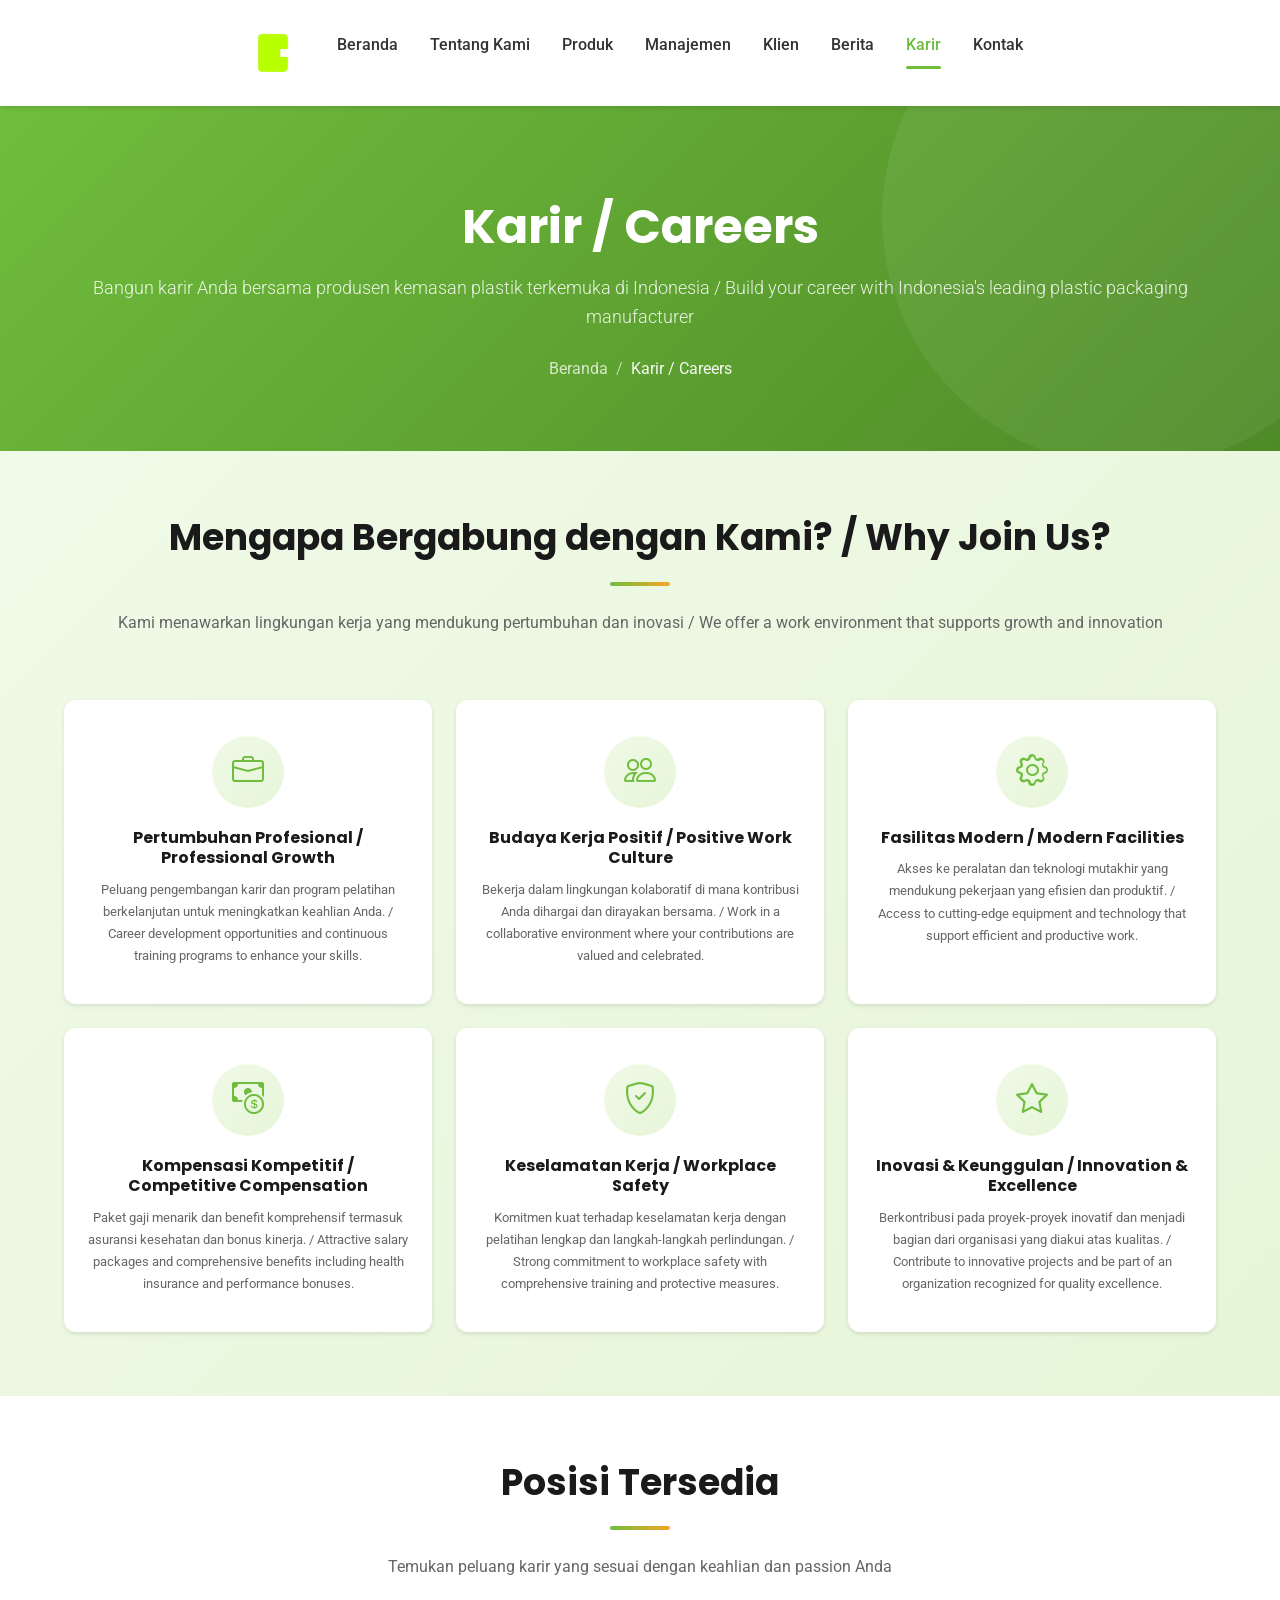
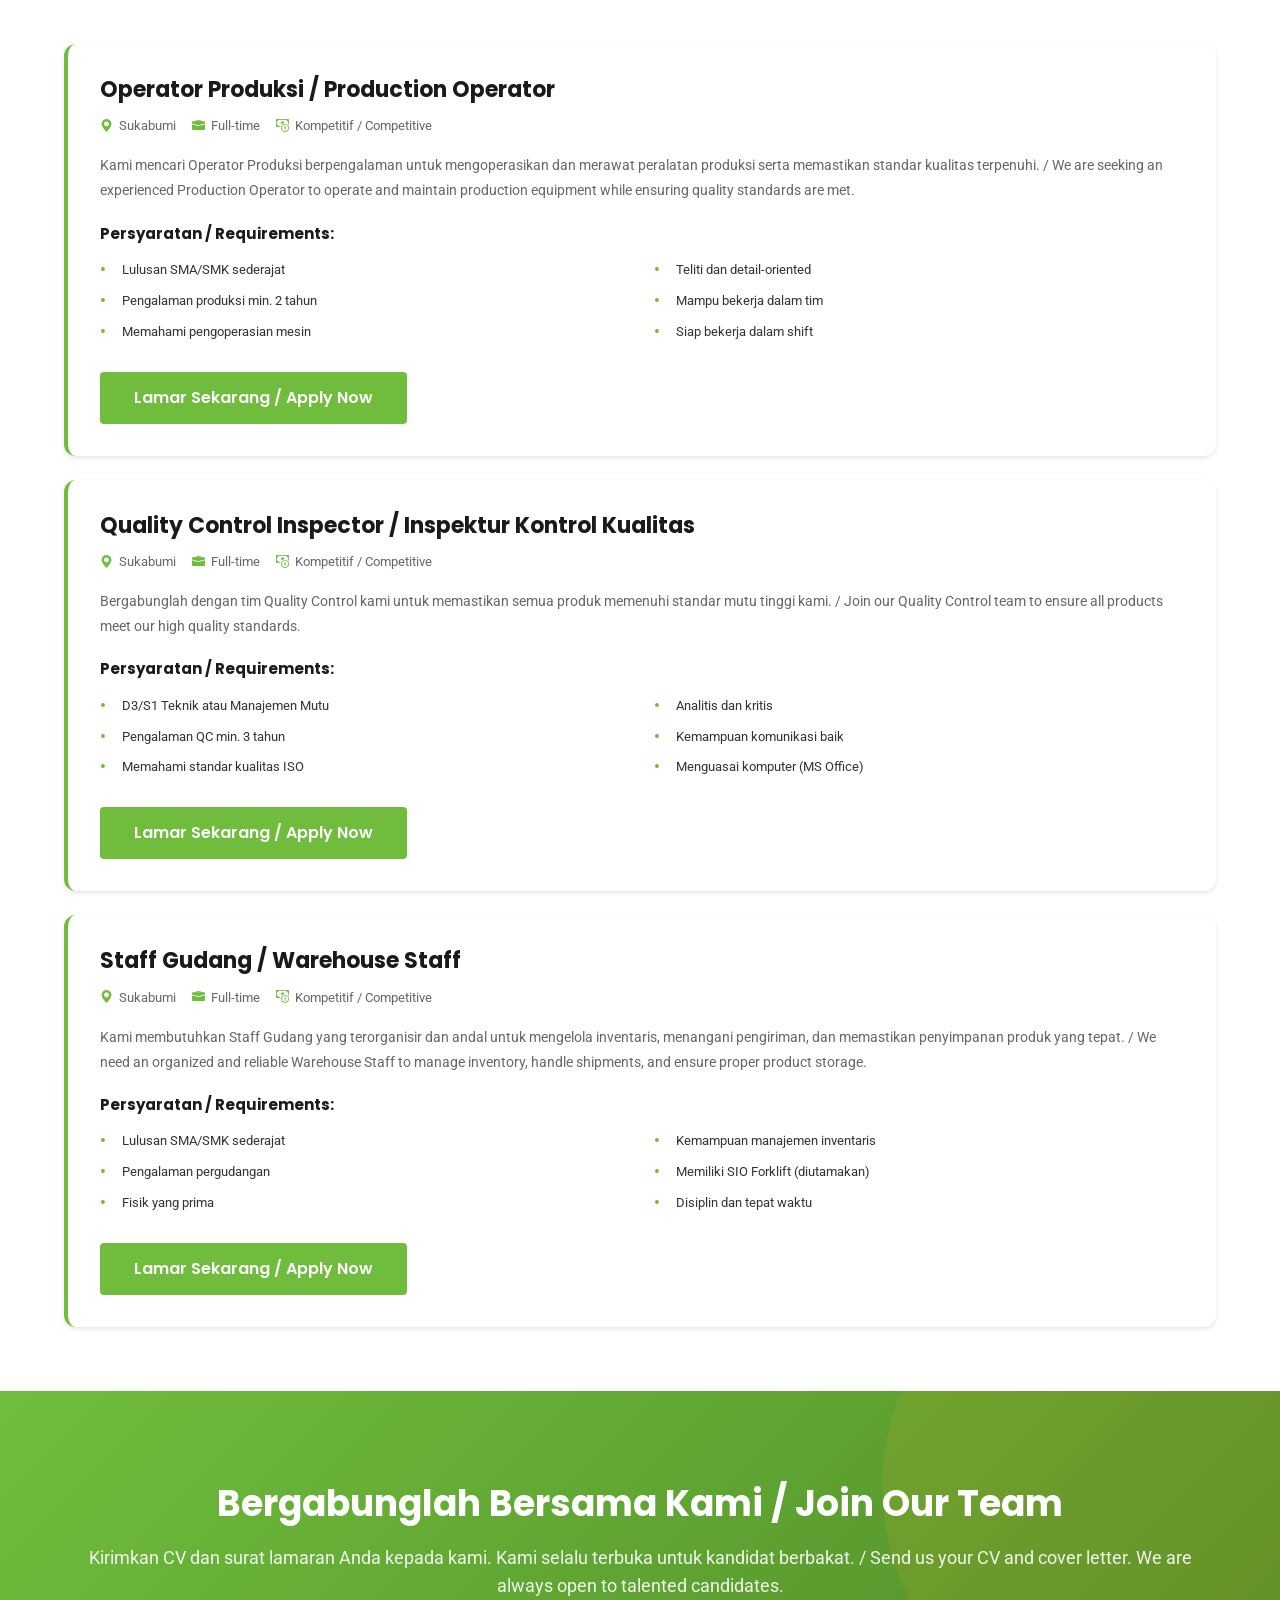
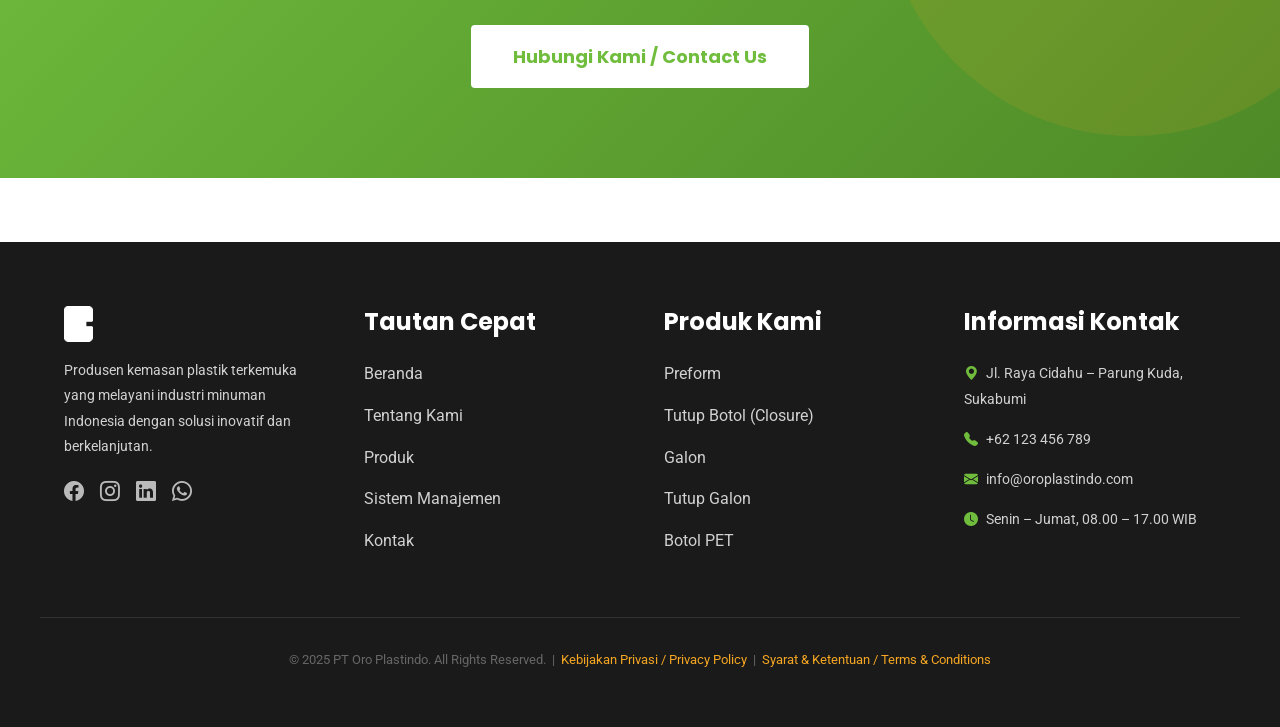
<file: career.html>
<!DOCTYPE html>
<html lang="id">
<head>
  <meta charset="UTF-8">
  <meta name="viewport" content="width=device-width, initial-scale=1.0">
  <meta http-equiv="X-UA-Compatible" content="ie=edge">

  <title>Karir – PT Oro Plastindo</title>
  <meta name="description" content="Bergabunglah dengan tim PT Oro Plastindo. Temukan peluang karir di perusahaan kemasan plastik terkemuka di Indonesia.">
  <meta name="keywords" content="karir oro plastindo, lowongan kerja, sukabumi, kemasan plastik">
  <meta name="author" content="PT Oro Plastindo">
  <meta name="robots" content="index, follow">

  <link rel="icon" type="image/svg+xml" href="assets/img/favicon.svg">

  <link href="https://cdn.jsdelivr.net/npm/bootstrap@5.3.0/dist/css/bootstrap.min.css" rel="stylesheet">
  <link rel="stylesheet" href="https://cdn.jsdelivr.net/npm/bootstrap-icons@1.11.0/font/bootstrap-icons.css">
  <link rel="preconnect" href="https://fonts.googleapis.com">
  <link rel="preconnect" href="https://fonts.gstatic.com" crossorigin>
  <link href="https://fonts.googleapis.com/css2?family=Poppins:wght@400;500;600;700;800&family=Roboto:wght@300;400;500;700&display=swap" rel="stylesheet">
  <link rel="stylesheet" href="https://cdn.jsdelivr.net/npm/aos@2.3.4/dist/aos.css">
  <link rel="stylesheet" href="assets/css/style.css">
  <link rel="stylesheet" href="assets/css/responsive.css">
  <link rel="stylesheet" href="assets/css/animations.css">

  <style>
    /* ---- PAGE HERO ---- */
    .page-hero {
      background: linear-gradient(135deg, var(--primary) 0%, var(--primary-dark) 100%);
      padding: 90px 0 70px;
      color: #fff;
      text-align: center;
      position: relative;
      overflow: hidden;
    }
    .page-hero::before {
      content: '';
      position: absolute;
      top: -40%; right: -8%;
      width: 500px; height: 500px;
      background: rgba(255,255,255,0.06);
      border-radius: 50%;
    }
    .page-hero .container { position: relative; z-index: 1; }
    .page-hero h1 { color: #fff; font-size: 48px; margin-bottom: 16px; }
    .page-hero .lead { color: rgba(255,255,255,0.88); font-size: 18px; margin-bottom: 24px; }
    .breadcrumb-item a { color: rgba(255,255,255,0.75); text-decoration: none; }
    .breadcrumb-item.active { color: rgba(255,255,255,0.95); }
    .breadcrumb-item + .breadcrumb-item::before { color: rgba(255,255,255,0.6); }

    /* ---- BENEFIT CARD ---- */
    .benefit-card {
      background: #fff;
      border-radius: 12px;
      padding: 36px 24px;
      text-align: center;
      box-shadow: var(--shadow-sm);
      transition: all 0.3s;
      height: 100%;
    }
    .benefit-card:hover { transform: translateY(-6px); box-shadow: var(--shadow-md); }
    .benefit-card-icon {
      width: 72px; height: 72px;
      background: linear-gradient(135deg, #f0fae8, #e6f5d8);
      border-radius: 50%;
      display: flex; align-items: center; justify-content: center;
      margin: 0 auto 20px;
    }
    .benefit-card-icon i { font-size: 32px; color: var(--primary); }
    .benefit-card h5 { font-size: 16px; font-weight: 700; color: var(--dark); margin-bottom: 10px; }
    .benefit-card p { font-size: 13px; color: var(--gray); margin: 0; line-height: 1.7; }

    /* ---- JOB CARD ---- */
    .job-card {
      background: #fff;
      border-radius: 12px;
      padding: 32px;
      box-shadow: var(--shadow-sm);
      border-left: 4px solid var(--primary);
      transition: all 0.3s;
    }
    .job-card:hover { transform: translateY(-4px); box-shadow: var(--shadow-md); }
    .job-card h3 { font-size: 22px; font-weight: 700; color: var(--dark); margin-bottom: 12px; }
    .job-meta { display: flex; flex-wrap: wrap; gap: 16px; margin-bottom: 16px; font-size: 13px; color: var(--gray); }
    .job-meta span { display: flex; align-items: center; gap: 6px; }
    .job-meta i { color: var(--primary); }
    .job-card p { font-size: 14px; color: var(--gray); line-height: 1.8; margin-bottom: 20px; }
    .job-card h5 { font-size: 15px; font-weight: 700; color: var(--dark); margin-bottom: 12px; }
    .req-list { list-style: none; padding: 0; margin: 0; }
    .req-list li { padding: 5px 0 5px 22px; position: relative; font-size: 13px; color: var(--dark-gray); }
    .req-list li::before { content: '•'; position: absolute; left: 0; color: var(--primary); font-weight: 700; font-size: 16px; line-height: 1.3; }

    /* ---- CTA ---- */
    .cta-section {
      background: linear-gradient(135deg, var(--primary) 0%, var(--primary-dark) 100%);
      color: #fff; padding: 90px 0; text-align: center; position: relative; overflow: hidden;
    }
    .cta-section::before {
      content: ''; position: absolute; top: -40%; right: -8%;
      width: 500px; height: 500px;
      background: rgba(245,166,35,0.12); border-radius: 50%;
    }
    .cta-section .container { position: relative; z-index: 1; }
    .btn-white { background: #fff; color: var(--primary); border: 2px solid #fff; font-weight: 700; }
    .btn-white:hover { background: var(--primary-light); color: #fff; border-color: var(--primary-light); }

    @media (max-width: 768px) {
      .page-hero h1 { font-size: 32px; }
      .job-meta { gap: 10px; }
    }
  </style>
</head>
<body>

<!-- ========== NAVBAR ========== -->
<nav class="navbar">
  <div class="navbar-container">
    <a href="index.html" class="navbar-brand">
      <img src="assets/img/images/logo.png" alt="Logo Oro Plastindo">
    </a>
    <ul class="nav-menu">
      <li class="nav-item"><a href="index.html"             class="nav-link">Beranda</a></li>
      <li class="nav-item"><a href="about.html"             class="nav-link">Tentang Kami</a></li>
      <li class="nav-item"><a href="products.html"          class="nav-link">Produk</a></li>
      <li class="nav-item"><a href="management-system.html" class="nav-link">Manajemen</a></li>
      <li class="nav-item"><a href="clients.html"           class="nav-link">Klien</a></li>
      <li class="nav-item"><a href="news.html"              class="nav-link">Berita</a></li>
      <li class="nav-item"><a href="career.html"            class="nav-link active">Karir</a></li>
      <li class="nav-item"><a href="contact.html"           class="nav-link">Kontak</a></li>
    </ul>
    <div class="hamburger"><span></span><span></span><span></span></div>
  </div>
</nav>

<!-- ========== PAGE HERO ========== -->
<section class="page-hero">
  <div class="container" data-aos="fade-up">
    <h1>Karir / Careers</h1>
    <p class="lead">Bangun karir Anda bersama produsen kemasan plastik terkemuka di Indonesia / Build your career with Indonesia's leading plastic packaging manufacturer</p>
    <nav aria-label="breadcrumb">
      <ol class="breadcrumb justify-content-center mb-0">
        <li class="breadcrumb-item"><a href="index.html">Beranda</a></li>
        <li class="breadcrumb-item active" aria-current="page">Karir / Careers</li>
      </ol>
    </nav>
  </div>
</section>

<!-- ========== SECTION 1: MENGAPA BERGABUNG ========== -->
<section class="section" style="background:linear-gradient(135deg,#f0fae8,#e6f5d8);">
  <div class="container">
    <div class="section-title" data-aos="fade-up">
      <h2>Mengapa Bergabung dengan Kami? / Why Join Us?</h2>
      <p>Kami menawarkan lingkungan kerja yang mendukung pertumbuhan dan inovasi / We offer a work environment that supports growth and innovation</p>
    </div>
    <div class="row g-4">
      <div class="col-12 col-md-6 col-lg-4" data-aos="fade-up">
        <div class="benefit-card">
          <div class="benefit-card-icon"><i class="bi bi-briefcase"></i></div>
          <h5>Pertumbuhan Profesional / Professional Growth</h5>
          <p>Peluang pengembangan karir dan program pelatihan berkelanjutan untuk meningkatkan keahlian Anda. / Career development opportunities and continuous training programs to enhance your skills.</p>
        </div>
      </div>
      <div class="col-12 col-md-6 col-lg-4" data-aos="fade-up" data-aos-delay="100">
        <div class="benefit-card">
          <div class="benefit-card-icon"><i class="bi bi-people"></i></div>
          <h5>Budaya Kerja Positif / Positive Work Culture</h5>
          <p>Bekerja dalam lingkungan kolaboratif di mana kontribusi Anda dihargai dan dirayakan bersama. / Work in a collaborative environment where your contributions are valued and celebrated.</p>
        </div>
      </div>
      <div class="col-12 col-md-6 col-lg-4" data-aos="fade-up" data-aos-delay="200">
        <div class="benefit-card">
          <div class="benefit-card-icon"><i class="bi bi-gear"></i></div>
          <h5>Fasilitas Modern / Modern Facilities</h5>
          <p>Akses ke peralatan dan teknologi mutakhir yang mendukung pekerjaan yang efisien dan produktif. / Access to cutting-edge equipment and technology that support efficient and productive work.</p>
        </div>
      </div>
      <div class="col-12 col-md-6 col-lg-4" data-aos="fade-up" data-aos-delay="0">
        <div class="benefit-card">
          <div class="benefit-card-icon"><i class="bi bi-cash-coin"></i></div>
          <h5>Kompensasi Kompetitif / Competitive Compensation</h5>
          <p>Paket gaji menarik dan benefit komprehensif termasuk asuransi kesehatan dan bonus kinerja. / Attractive salary packages and comprehensive benefits including health insurance and performance bonuses.</p>
        </div>
      </div>
      <div class="col-12 col-md-6 col-lg-4" data-aos="fade-up" data-aos-delay="100">
        <div class="benefit-card">
          <div class="benefit-card-icon"><i class="bi bi-shield-check"></i></div>
          <h5>Keselamatan Kerja / Workplace Safety</h5>
          <p>Komitmen kuat terhadap keselamatan kerja dengan pelatihan lengkap dan langkah-langkah perlindungan. / Strong commitment to workplace safety with comprehensive training and protective measures.</p>
        </div>
      </div>
      <div class="col-12 col-md-6 col-lg-4" data-aos="fade-up" data-aos-delay="200">
        <div class="benefit-card">
          <div class="benefit-card-icon"><i class="bi bi-star"></i></div>
          <h5>Inovasi &amp; Keunggulan / Innovation &amp; Excellence</h5>
          <p>Berkontribusi pada proyek-proyek inovatif dan menjadi bagian dari organisasi yang diakui atas kualitas. / Contribute to innovative projects and be part of an organization recognized for quality excellence.</p>
        </div>
      </div>
    </div>
  </div>
</section>

<!-- ========== SECTION 2: POSISI TERSEDIA ========== -->
<section class="section">
  <div class="container">
    <div class="section-title" data-aos="fade-up">
      <h2>Posisi Tersedia</h2>
      <p>Temukan peluang karir yang sesuai dengan keahlian dan passion Anda</p>
    </div>
    <div class="d-flex flex-column gap-4">

      <!-- Job 1: Operator Produksi -->
      <div class="job-card" data-aos="fade-up">
        <h3>Operator Produksi / Production Operator</h3>
        <div class="job-meta">
          <span><i class="bi bi-geo-alt-fill"></i>Sukabumi</span>
          <span><i class="bi bi-briefcase-fill"></i>Full-time</span>
          <span><i class="bi bi-cash-coin"></i>Kompetitif / Competitive</span>
        </div>
        <p>Kami mencari Operator Produksi berpengalaman untuk mengoperasikan dan merawat peralatan produksi serta memastikan standar kualitas terpenuhi. / We are seeking an experienced Production Operator to operate and maintain production equipment while ensuring quality standards are met.</p>
        <h5>Persyaratan / Requirements:</h5>
        <div class="row">
          <div class="col-12 col-md-6">
            <ul class="req-list">
              <li>Lulusan SMA/SMK sederajat</li>
              <li>Pengalaman produksi min. 2 tahun</li>
              <li>Memahami pengoperasian mesin</li>
            </ul>
          </div>
          <div class="col-12 col-md-6">
            <ul class="req-list">
              <li>Teliti dan detail-oriented</li>
              <li>Mampu bekerja dalam tim</li>
              <li>Siap bekerja dalam shift</li>
            </ul>
          </div>
        </div>
        <div class="mt-4">
          <button class="btn btn-primary" data-bs-toggle="modal" data-bs-target="#applyModal">Lamar Sekarang / Apply Now</button>
        </div>
      </div>

      <!-- Job 2: Quality Control Inspector -->
      <div class="job-card" data-aos="fade-up" data-aos-delay="100">
        <h3>Quality Control Inspector / Inspektur Kontrol Kualitas</h3>
        <div class="job-meta">
          <span><i class="bi bi-geo-alt-fill"></i>Sukabumi</span>
          <span><i class="bi bi-briefcase-fill"></i>Full-time</span>
          <span><i class="bi bi-cash-coin"></i>Kompetitif / Competitive</span>
        </div>
        <p>Bergabunglah dengan tim Quality Control kami untuk memastikan semua produk memenuhi standar mutu tinggi kami. / Join our Quality Control team to ensure all products meet our high quality standards.</p>
        <h5>Persyaratan / Requirements:</h5>
        <div class="row">
          <div class="col-12 col-md-6">
            <ul class="req-list">
              <li>D3/S1 Teknik atau Manajemen Mutu</li>
              <li>Pengalaman QC min. 3 tahun</li>
              <li>Memahami standar kualitas ISO</li>
            </ul>
          </div>
          <div class="col-12 col-md-6">
            <ul class="req-list">
              <li>Analitis dan kritis</li>
              <li>Kemampuan komunikasi baik</li>
              <li>Menguasai komputer (MS Office)</li>
            </ul>
          </div>
        </div>
        <div class="mt-4">
          <button class="btn btn-primary" data-bs-toggle="modal" data-bs-target="#applyModal">Lamar Sekarang / Apply Now</button>
        </div>
      </div>

      <!-- Job 3: Staff Gudang -->
      <div class="job-card" data-aos="fade-up" data-aos-delay="200">
        <h3>Staff Gudang / Warehouse Staff</h3>
        <div class="job-meta">
          <span><i class="bi bi-geo-alt-fill"></i>Sukabumi</span>
          <span><i class="bi bi-briefcase-fill"></i>Full-time</span>
          <span><i class="bi bi-cash-coin"></i>Kompetitif / Competitive</span>
        </div>
        <p>Kami membutuhkan Staff Gudang yang terorganisir dan andal untuk mengelola inventaris, menangani pengiriman, dan memastikan penyimpanan produk yang tepat. / We need an organized and reliable Warehouse Staff to manage inventory, handle shipments, and ensure proper product storage.</p>
        <h5>Persyaratan / Requirements:</h5>
        <div class="row">
          <div class="col-12 col-md-6">
            <ul class="req-list">
              <li>Lulusan SMA/SMK sederajat</li>
              <li>Pengalaman pergudangan</li>
              <li>Fisik yang prima</li>
            </ul>
          </div>
          <div class="col-12 col-md-6">
            <ul class="req-list">
              <li>Kemampuan manajemen inventaris</li>
              <li>Memiliki SIO Forklift (diutamakan)</li>
              <li>Disiplin dan tepat waktu</li>
            </ul>
          </div>
        </div>
        <div class="mt-4">
          <button class="btn btn-primary" data-bs-toggle="modal" data-bs-target="#applyModal">Lamar Sekarang / Apply Now</button>
        </div>
      </div>

    </div>
  </div>
</section>

<!-- ========== CTA ========== -->
<section class="cta-section">
  <div class="container" data-aos="zoom-in">
    <h2 class="mb-3" style="color:#fff;">Bergabunglah Bersama Kami / Join Our Team</h2>
    <p class="mb-4" style="font-size:18px;color:rgba(255,255,255,0.9);">Kirimkan CV dan surat lamaran Anda kepada kami. Kami selalu terbuka untuk kandidat berbakat. / Send us your CV and cover letter. We are always open to talented candidates.</p>
    <a href="contact.html" class="btn btn-white btn-lg">Hubungi Kami / Contact Us</a>
  </div>
</section>

<!-- ========== FOOTER ========== -->
<footer>
  <div class="footer-content">
    <div class="footer-section">
      <img src="assets/img/images/logo.png" alt="Logo Oro Plastindo" style="height:36px;margin-bottom:16px;filter:brightness(0) invert(1);">
      <p>Produsen kemasan plastik terkemuka yang melayani industri minuman Indonesia dengan solusi inovatif dan berkelanjutan.</p>
      <div class="d-flex gap-3 mt-3">
        <a href="#" style="color:rgba(255,255,255,0.7);font-size:20px;"><i class="bi bi-facebook"></i></a>
        <a href="#" style="color:rgba(255,255,255,0.7);font-size:20px;"><i class="bi bi-instagram"></i></a>
        <a href="#" style="color:rgba(255,255,255,0.7);font-size:20px;"><i class="bi bi-linkedin"></i></a>
        <a href="#" style="color:rgba(255,255,255,0.7);font-size:20px;"><i class="bi bi-whatsapp"></i></a>
      </div>
    </div>
    <div class="footer-section">
      <h4>Tautan Cepat</h4>
      <ul>
        <li><a href="index.html">Beranda</a></li>
        <li><a href="about.html">Tentang Kami</a></li>
        <li><a href="products.html">Produk</a></li>
        <li><a href="management-system.html">Sistem Manajemen</a></li>
        <li><a href="contact.html">Kontak</a></li>
      </ul>
    </div>
    <div class="footer-section">
      <h4>Produk Kami</h4>
      <ul>
        <li><a href="products.html">Preform</a></li>
        <li><a href="products.html">Tutup Botol (Closure)</a></li>
        <li><a href="products.html">Galon</a></li>
        <li><a href="products.html">Tutup Galon</a></li>
        <li><a href="products.html">Botol PET</a></li>
      </ul>
    </div>
    <div class="footer-section">
      <h4>Informasi Kontak</h4>
      <p><i class="bi bi-geo-alt-fill me-2" style="color:var(--primary);"></i>Jl. Raya Cidahu – Parung Kuda, Sukabumi</p>
      <p><i class="bi bi-telephone-fill me-2" style="color:var(--primary);"></i>+62 123 456 789</p>
      <p><i class="bi bi-envelope-fill me-2" style="color:var(--primary);"></i>info@oroplastindo.com</p>
      <p><i class="bi bi-clock-fill me-2" style="color:var(--primary);"></i>Senin – Jumat, 08.00 – 17.00 WIB</p>
    </div>
  </div>
  <div class="footer-bottom">
    <p>&copy; 2025 PT Oro Plastindo. All Rights Reserved. &nbsp;|&nbsp;
       <a href="#">Kebijakan Privasi / Privacy Policy</a> &nbsp;|&nbsp; <a href="#">Syarat &amp; Ketentuan / Terms &amp; Conditions</a></p>
  </div>
</footer>

<button class="scroll-to-top"><i class="bi bi-chevron-up"></i></button>

<!-- ========== MODAL LAMARAN ========== -->
<div class="modal fade" id="applyModal" tabindex="-1" aria-labelledby="applyModalLabel" aria-hidden="true">
  <div class="modal-dialog modal-lg modal-dialog-centered modal-dialog-scrollable">
    <div class="modal-content">
      <div class="modal-header" style="background:linear-gradient(135deg,var(--primary),var(--primary-dark));">
        <h5 class="modal-title" id="applyModalLabel" style="color:#fff;font-weight:700;">
          <i class="bi bi-file-earmark-person me-2"></i>Formulir Lamaran Kerja
        </h5>
        <button type="button" class="btn-close btn-close-white" data-bs-dismiss="modal" aria-label="Tutup"></button>
      </div>
      <div class="modal-body p-4">
        <form id="applyForm" novalidate>
          <div class="mb-3">
            <label for="applyNama" class="form-label fw-semibold">Nama Lengkap <span class="text-danger">*</span></label>
            <input type="text" class="form-control" id="applyNama" placeholder="Masukkan nama lengkap Anda" required>
          </div>
          <div class="row g-3 mb-3">
            <div class="col-12 col-md-6">
              <label for="applyEmail" class="form-label fw-semibold">Email <span class="text-danger">*</span></label>
              <input type="email" class="form-control" id="applyEmail" placeholder="email@contoh.com" required>
            </div>
            <div class="col-12 col-md-6">
              <label for="applyPhone" class="form-label fw-semibold">No. HP <span class="text-danger">*</span></label>
              <input type="tel" class="form-control" id="applyPhone" placeholder="+62 812 3456 7890" required>
            </div>
          </div>
          <div class="mb-3">
            <label for="applyPosisi" class="form-label fw-semibold">Posisi yang Dilamar <span class="text-danger">*</span></label>
            <select class="form-select" id="applyPosisi" required>
              <option value="" disabled selected>Pilih posisi...</option>
              <option value="operator">Operator Produksi</option>
              <option value="qc">Quality Control Inspector</option>
              <option value="gudang">Staff Gudang</option>
            </select>
          </div>
          <div class="mb-3">
            <label for="applyCV" class="form-label fw-semibold">Upload CV <span class="text-danger">*</span></label>
            <input type="file" class="form-control" id="applyCV" accept=".pdf,.doc,.docx" required>
            <div class="form-text">Format PDF atau DOC/DOCX, maksimum 5MB.</div>
          </div>
          <div class="mb-3">
            <label for="applyCoverLetter" class="form-label fw-semibold">Cover Letter</label>
            <textarea class="form-control" id="applyCoverLetter" rows="5" placeholder="Ceritakan mengapa Anda tertarik bergabung dengan PT Oro Plastindo dan apa yang membuat Anda menjadi kandidat yang tepat..."></textarea>
          </div>
          <div class="d-grid">
            <button type="submit" class="btn btn-primary btn-lg">
              <i class="bi bi-send me-2"></i>Kirim Lamaran
            </button>
          </div>
        </form>
      </div>
    </div>
  </div>
</div>

<!-- Scripts -->
<script src="https://cdn.jsdelivr.net/npm/bootstrap@5.3.0/dist/js/bootstrap.bundle.min.js"></script>
<script src="https://cdn.jsdelivr.net/npm/aos@2.3.4/dist/aos.js"></script>
<script src="assets/js/main.js"></script>
<script>
  AOS.init({ duration: 900, once: true, offset: 80 });

  // Application form submit
  document.getElementById('applyForm').addEventListener('submit', function (e) {
    e.preventDefault();
    const btn = this.querySelector('[type="submit"]');
    btn.innerHTML = '<i class="bi bi-check-circle me-2"></i>Lamaran Terkirim!';
    btn.style.background = 'var(--success)';
    setTimeout(() => {
      this.reset();
      btn.innerHTML = '<i class="bi bi-send me-2"></i>Kirim Lamaran';
      btn.style.background = '';
      const modal = bootstrap.Modal.getInstance(document.getElementById('applyModal'));
      if (modal) modal.hide();
    }, 3000);
  });
</script>
</body>
</html>
</file>
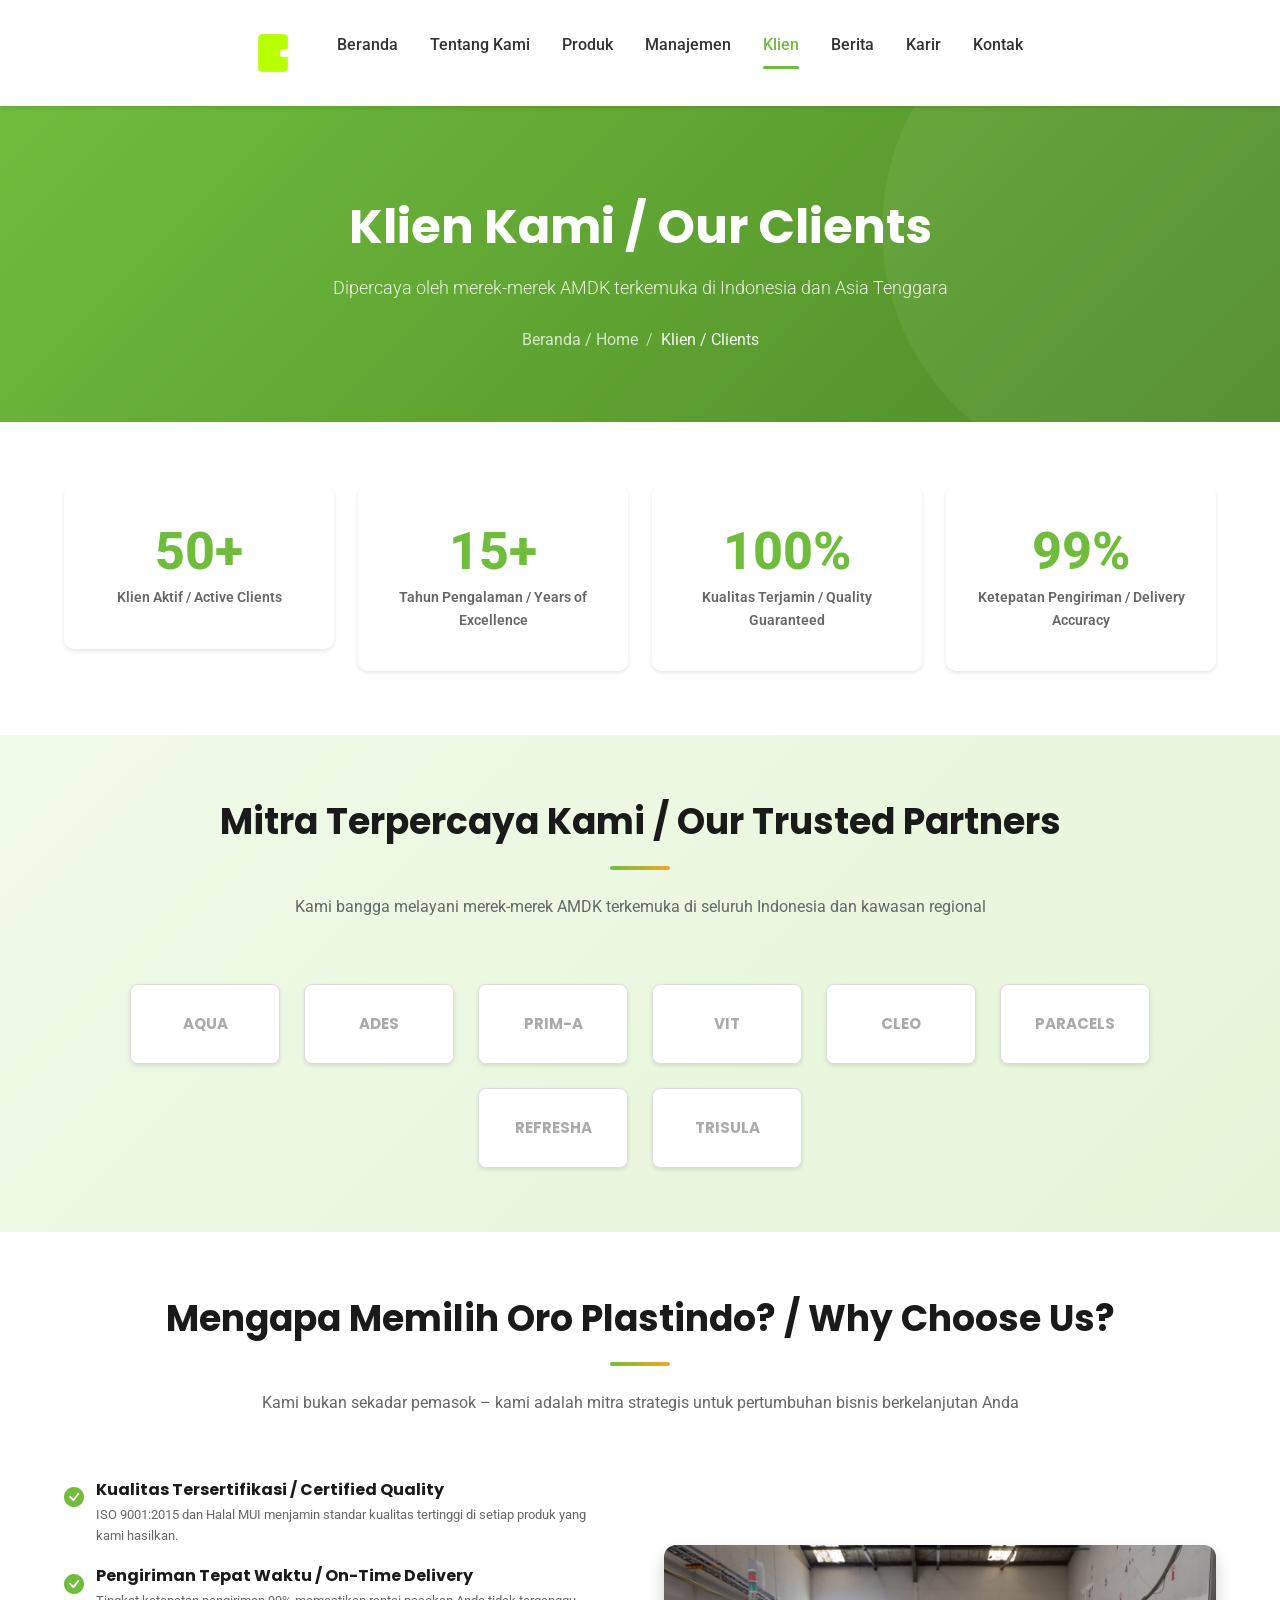
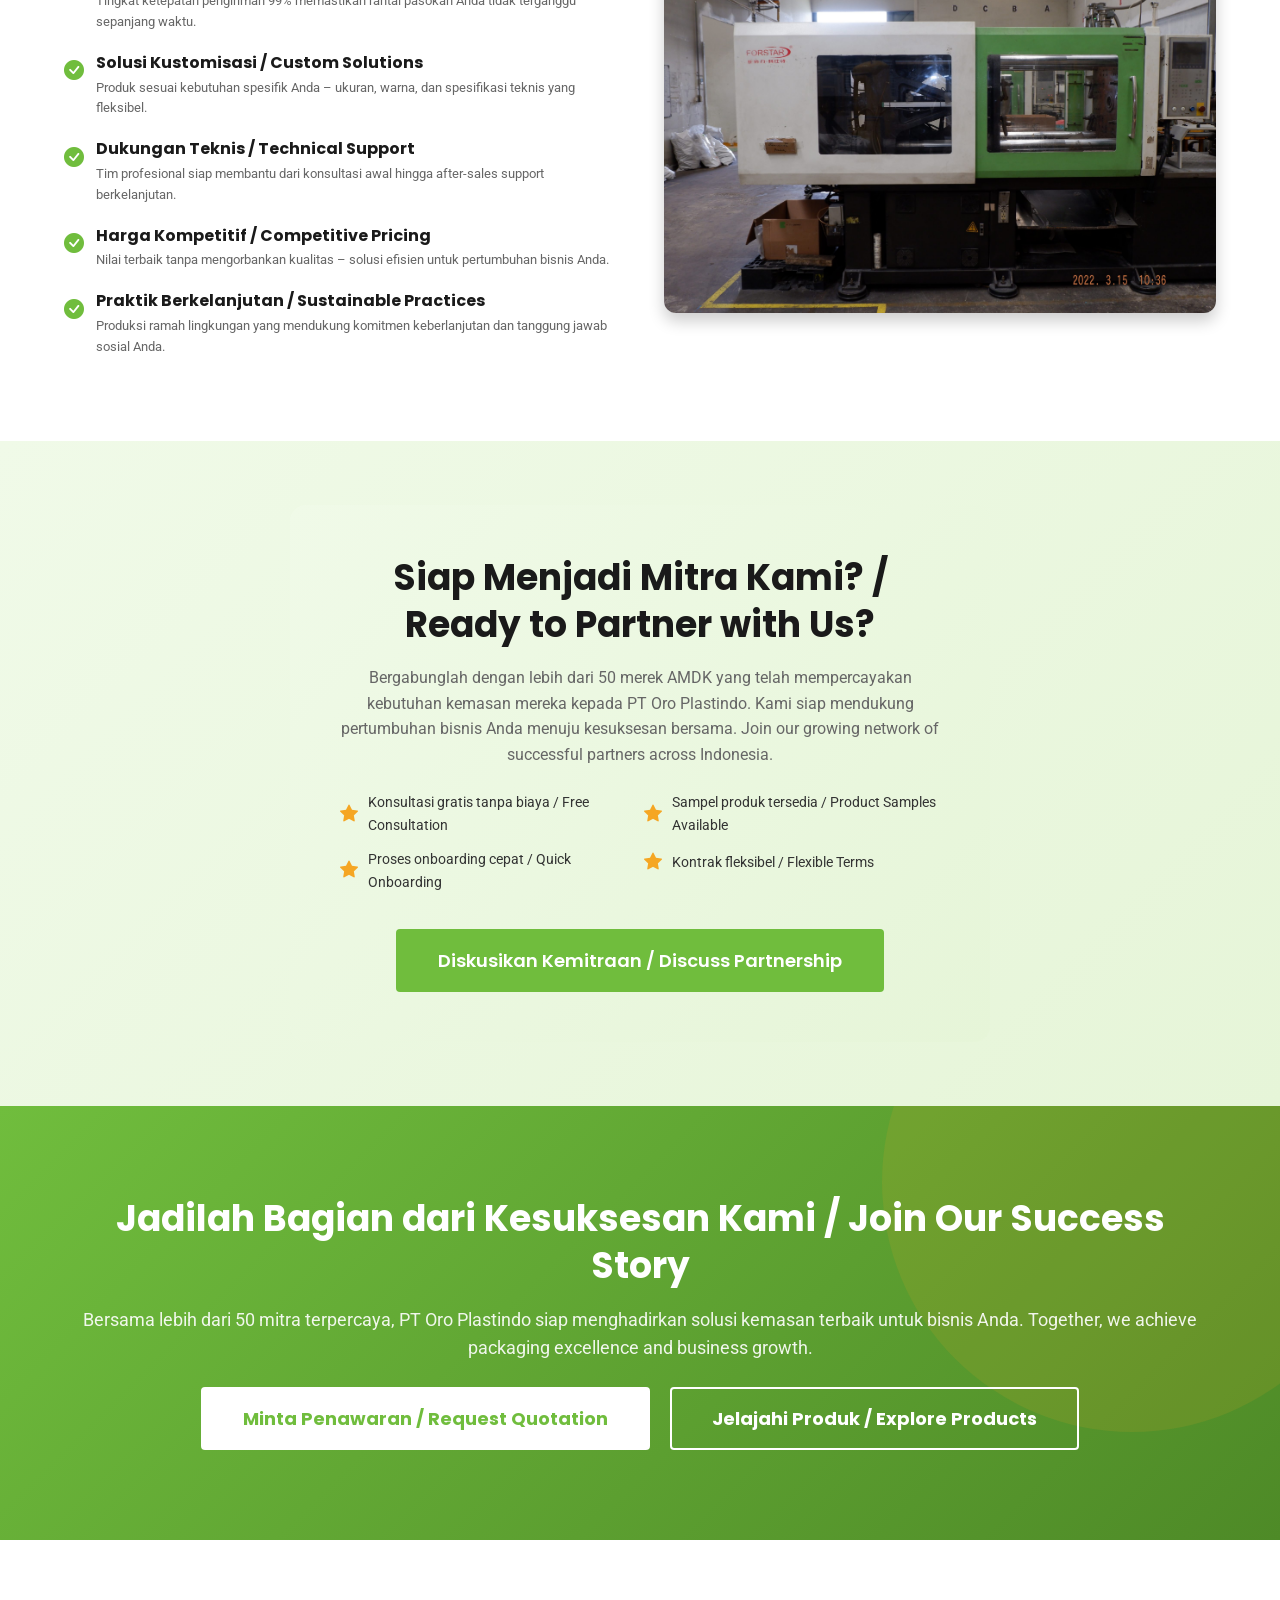
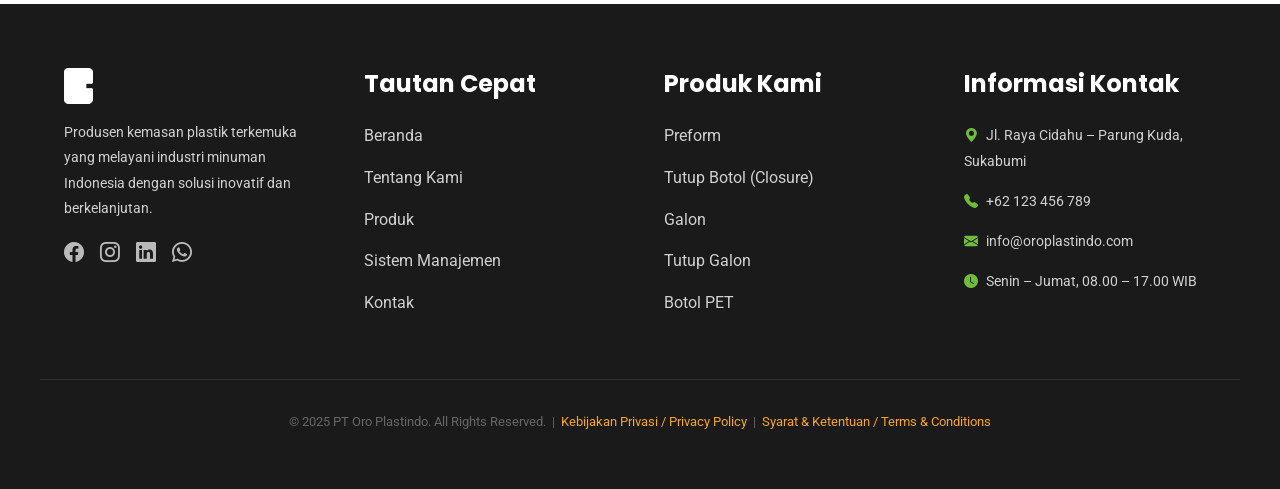
<file: clients.html>
<!DOCTYPE html>
<html lang="id">
<head>
  <meta charset="UTF-8">
  <meta name="viewport" content="width=device-width, initial-scale=1.0">
  <meta http-equiv="X-UA-Compatible" content="ie=edge">

  <title>Klien Kami – PT Oro Plastindo</title>
  <meta name="description" content="PT Oro Plastindo dipercaya oleh merek-merek AMDK terkemuka di Indonesia seperti AQUA, ADES, CLEO, dan puluhan klien lainnya.">
  <meta name="keywords" content="klien oro plastindo, AMDK, mitra bisnis, kemasan plastik Indonesia">
  <meta name="author" content="PT Oro Plastindo">
  <meta name="robots" content="index, follow">

  <link rel="icon" type="image/svg+xml" href="assets/img/favicon.svg">

  <link href="https://cdn.jsdelivr.net/npm/bootstrap@5.3.0/dist/css/bootstrap.min.css" rel="stylesheet">
  <link rel="stylesheet" href="https://cdn.jsdelivr.net/npm/bootstrap-icons@1.11.0/font/bootstrap-icons.css">
  <link rel="preconnect" href="https://fonts.googleapis.com">
  <link rel="preconnect" href="https://fonts.gstatic.com" crossorigin>
  <link href="https://fonts.googleapis.com/css2?family=Poppins:wght@400;500;600;700;800&family=Roboto:wght@300;400;500;700&display=swap" rel="stylesheet">
  <link rel="stylesheet" href="https://cdn.jsdelivr.net/npm/aos@2.3.4/dist/aos.css">
  <link rel="stylesheet" href="assets/css/style.css">
  <link rel="stylesheet" href="assets/css/responsive.css">
  <link rel="stylesheet" href="assets/css/animations.css">

  <style>
    /* ---- PAGE HERO ---- */
    .page-hero {
      background: linear-gradient(135deg, var(--primary) 0%, var(--primary-dark) 100%);
      padding: 90px 0 70px;
      color: #fff;
      text-align: center;
      position: relative;
      overflow: hidden;
    }
    .page-hero::before {
      content: '';
      position: absolute;
      top: -40%; right: -8%;
      width: 500px; height: 500px;
      background: rgba(255,255,255,0.06);
      border-radius: 50%;
    }
    .page-hero .container { position: relative; z-index: 1; }
    .page-hero h1 { color: #fff; font-size: 48px; margin-bottom: 16px; }
    .page-hero .lead { color: rgba(255,255,255,0.88); font-size: 18px; margin-bottom: 24px; }
    .breadcrumb-item a { color: rgba(255,255,255,0.75); text-decoration: none; }
    .breadcrumb-item.active { color: rgba(255,255,255,0.95); }
    .breadcrumb-item + .breadcrumb-item::before { color: rgba(255,255,255,0.6); }

    /* ---- TRUST INDICATORS ---- */
    .trust-box {
      background: #fff;
      border-radius: 10px;
      box-shadow: var(--shadow-sm);
      padding: 40px 20px;
      text-align: center;
      transition: all 0.3s;
    }
    .trust-box:hover { transform: translateY(-6px); box-shadow: var(--shadow-md); }
    .trust-num { font-size: 52px; font-weight: 800; color: var(--primary); line-height: 1; margin-bottom: 8px; }
    .trust-label { font-size: 14px; color: var(--gray); font-weight: 600; }

    /* ---- CLIENT LOGO BOX ---- */
    .client-logo-box {
      width: 150px; height: 80px;
      background: #fff; border: 1px solid var(--border); border-radius: 8px;
      display: flex; align-items: center; justify-content: center;
      font-family: var(--font-primary); font-weight: 700; font-size: 15px; color: #aaa;
      filter: grayscale(1); transition: all 0.3s;
      box-shadow: var(--shadow-sm);
    }
    .client-logo-box:hover { filter: grayscale(0); color: var(--primary); transform: translateY(-4px); box-shadow: var(--shadow-md); }

    /* ---- BENEFIT ITEMS ---- */
    .benefit-item { display: flex; align-items: flex-start; gap: 12px; margin-bottom: 20px; }
    .benefit-item i { font-size: 20px; margin-top: 2px; flex-shrink: 0; }
    .benefit-item h6 { font-size: 16px; font-weight: 700; margin-bottom: 4px; color: var(--dark); }
    .benefit-item p { font-size: 13px; color: var(--gray); margin: 0; }

    /* ---- PARTNERSHIP BOX ---- */
    .partnership-box {
      background: linear-gradient(135deg, #f0fae8, #e6f5d8);
      border-radius: 16px;
      padding: 50px;
      max-width: 700px;
      margin: 0 auto;
      text-align: center;
    }
    .partner-point { display: flex; align-items: center; gap: 10px; text-align: left; margin-bottom: 12px; font-size: 14px; color: var(--dark-gray); }
    .partner-point i { color: var(--secondary); font-size: 18px; flex-shrink: 0; }

    /* ---- CTA ---- */
    .cta-section {
      background: linear-gradient(135deg, var(--primary) 0%, var(--primary-dark) 100%);
      color: #fff; padding: 90px 0; text-align: center; position: relative; overflow: hidden;
    }
    .cta-section::before {
      content: ''; position: absolute; top: -40%; right: -8%;
      width: 500px; height: 500px;
      background: rgba(245,166,35,0.12); border-radius: 50%;
    }
    .cta-section .container { position: relative; z-index: 1; }
    .btn-white { background: #fff; color: var(--primary); border: 2px solid #fff; font-weight: 700; }
    .btn-white:hover { background: var(--primary-light); color: #fff; border-color: var(--primary-light); }
    .btn-outline-white { background: transparent; color: #fff; border: 2px solid #fff; font-weight: 700; }
    .btn-outline-white:hover { background: #fff; color: var(--primary); }

    @media (max-width: 768px) {
      .page-hero h1 { font-size: 32px; }
      .partnership-box { padding: 30px 20px; }
    }
  </style>
</head>
<body>

<!-- ========== NAVBAR ========== -->
<nav class="navbar">
  <div class="navbar-container">
    <a href="index.html" class="navbar-brand">
      <img src="assets/img/images/logo.png" alt="Logo Oro Plastindo">
    </a>
    <ul class="nav-menu">
      <li class="nav-item"><a href="index.html"             class="nav-link">Beranda</a></li>
      <li class="nav-item"><a href="about.html"             class="nav-link">Tentang Kami</a></li>
      <li class="nav-item"><a href="products.html"          class="nav-link">Produk</a></li>
      <li class="nav-item"><a href="management-system.html" class="nav-link">Manajemen</a></li>
      <li class="nav-item"><a href="clients.html"           class="nav-link active">Klien</a></li>
      <li class="nav-item"><a href="news.html"              class="nav-link">Berita</a></li>
      <li class="nav-item"><a href="career.html"            class="nav-link">Karir</a></li>
      <li class="nav-item"><a href="contact.html"           class="nav-link">Kontak</a></li>
    </ul>
    <div class="hamburger"><span></span><span></span><span></span></div>
  </div>
</nav>

<!-- ========== PAGE HERO ========== -->
<section class="page-hero">
  <div class="container" data-aos="fade-up">
    <h1>Klien Kami / Our Clients</h1>
    <p class="lead">Dipercaya oleh merek-merek AMDK terkemuka di Indonesia dan Asia Tenggara</p>
    <nav aria-label="breadcrumb">
      <ol class="breadcrumb justify-content-center mb-0">
        <li class="breadcrumb-item"><a href="index.html">Beranda / Home</a></li>
        <li class="breadcrumb-item active" aria-current="page">Klien / Clients</li>
      </ol>
    </nav>
  </div>
</section>

<!-- ========== SECTION 1: TRUST INDICATORS ========== -->
<section class="section">
  <div class="container">
    <div class="row g-4">
      <div class="col-6 col-lg-3" data-aos="fade-up">
        <div class="trust-box">
          <div class="trust-num">50+</div>
          <div class="trust-label">Klien Aktif / Active Clients</div>
        </div>
      </div>
      <div class="col-6 col-lg-3" data-aos="fade-up" data-aos-delay="100">
        <div class="trust-box">
          <div class="trust-num">15+</div>
          <div class="trust-label">Tahun Pengalaman / Years of Excellence</div>
        </div>
      </div>
      <div class="col-6 col-lg-3" data-aos="fade-up" data-aos-delay="200">
        <div class="trust-box">
          <div class="trust-num">100%</div>
          <div class="trust-label">Kualitas Terjamin / Quality Guaranteed</div>
        </div>
      </div>
      <div class="col-6 col-lg-3" data-aos="fade-up" data-aos-delay="300">
        <div class="trust-box">
          <div class="trust-num">99%</div>
          <div class="trust-label">Ketepatan Pengiriman / Delivery Accuracy</div>
        </div>
      </div>
    </div>
  </div>
</section>

<!-- ========== SECTION 2: MITRA TERPERCAYA ========== -->
<section class="section" style="background:linear-gradient(135deg,#f0fae8,#e6f5d8);">
  <div class="container">
    <div class="section-title" data-aos="fade-up">
      <h2>Mitra Terpercaya Kami / Our Trusted Partners</h2>
      <p>Kami bangga melayani merek-merek AMDK terkemuka di seluruh Indonesia dan kawasan regional</p>
    </div>
    <div class="d-flex flex-wrap justify-content-center gap-4" data-aos="fade-up" data-aos-delay="100">
      <div class="client-logo-box">AQUA</div>
      <div class="client-logo-box">ADES</div>
      <div class="client-logo-box">PRIM-A</div>
      <div class="client-logo-box">VIT</div>
      <div class="client-logo-box">CLEO</div>
      <div class="client-logo-box">PARACELS</div>
      <div class="client-logo-box">REFRESHA</div>
      <div class="client-logo-box">TRISULA</div>
    </div>
  </div>
</section>

<!-- ========== SECTION 3: MENGAPA MEMILIH ORO PLASTINDO ========== -->
<section class="section">
  <div class="container">
    <div class="section-title" data-aos="fade-up">
      <h2>Mengapa Memilih Oro Plastindo? / Why Choose Us?</h2>
      <p>Kami bukan sekadar pemasok – kami adalah mitra strategis untuk pertumbuhan bisnis berkelanjutan Anda</p>
    </div>
    <div class="row g-5 align-items-center">
      <div class="col-lg-6" data-aos="fade-right">
        <div class="benefit-item">
          <i class="bi bi-check-circle-fill" style="color:var(--primary);"></i>
          <div>
            <h6>Kualitas Tersertifikasi / Certified Quality</h6>
            <p>ISO 9001:2015 dan Halal MUI menjamin standar kualitas tertinggi di setiap produk yang kami hasilkan.</p>
          </div>
        </div>
        <div class="benefit-item">
          <i class="bi bi-check-circle-fill" style="color:var(--primary);"></i>
          <div>
            <h6>Pengiriman Tepat Waktu / On-Time Delivery</h6>
            <p>Tingkat ketepatan pengiriman 99% memastikan rantai pasokan Anda tidak terganggu sepanjang waktu.</p>
          </div>
        </div>
        <div class="benefit-item">
          <i class="bi bi-check-circle-fill" style="color:var(--primary);"></i>
          <div>
            <h6>Solusi Kustomisasi / Custom Solutions</h6>
            <p>Produk sesuai kebutuhan spesifik Anda – ukuran, warna, dan spesifikasi teknis yang fleksibel.</p>
          </div>
        </div>
        <div class="benefit-item">
          <i class="bi bi-check-circle-fill" style="color:var(--primary);"></i>
          <div>
            <h6>Dukungan Teknis / Technical Support</h6>
            <p>Tim profesional siap membantu dari konsultasi awal hingga after-sales support berkelanjutan.</p>
          </div>
        </div>
        <div class="benefit-item">
          <i class="bi bi-check-circle-fill" style="color:var(--primary);"></i>
          <div>
            <h6>Harga Kompetitif / Competitive Pricing</h6>
            <p>Nilai terbaik tanpa mengorbankan kualitas – solusi efisien untuk pertumbuhan bisnis Anda.</p>
          </div>
        </div>
        <div class="benefit-item">
          <i class="bi bi-check-circle-fill" style="color:var(--primary);"></i>
          <div>
            <h6>Praktik Berkelanjutan / Sustainable Practices</h6>
            <p>Produksi ramah lingkungan yang mendukung komitmen keberlanjutan dan tanggung jawab sosial Anda.</p>
          </div>
        </div>
      </div>
      <div class="col-lg-6" data-aos="fade-left">
        <img src="assets/img/images/about2.jpg" alt="Kemitraan"
             style="width:100%;border-radius:12px;box-shadow:var(--shadow-lg);">
      </div>
    </div>
  </div>
</section>

<!-- ========== SECTION 4: PARTNERSHIP BOX ========== -->
<section class="section" style="background:linear-gradient(135deg,#f0fae8,#e6f5d8);">
  <div class="container">
    <div class="partnership-box" data-aos="zoom-in">
      <h2 class="mb-3">Siap Menjadi Mitra Kami? / Ready to Partner with Us?</h2>
      <p class="mb-4" style="color:var(--gray);">Bergabunglah dengan lebih dari 50 merek AMDK yang telah mempercayakan kebutuhan kemasan mereka kepada PT Oro Plastindo. Kami siap mendukung pertumbuhan bisnis Anda menuju kesuksesan bersama. Join our growing network of successful partners across Indonesia.</p>
      <div class="row g-2 mb-4">
        <div class="col-12 col-sm-6">
          <div class="partner-point"><i class="bi bi-star-fill"></i> Konsultasi gratis tanpa biaya / Free Consultation</div>
          <div class="partner-point"><i class="bi bi-star-fill"></i> Proses onboarding cepat / Quick Onboarding</div>
        </div>
        <div class="col-12 col-sm-6">
          <div class="partner-point"><i class="bi bi-star-fill"></i> Sampel produk tersedia / Product Samples Available</div>
          <div class="partner-point"><i class="bi bi-star-fill"></i> Kontrak fleksibel / Flexible Terms</div>
        </div>
      </div>
      <a href="contact.html" class="btn btn-primary btn-lg">Diskusikan Kemitraan / Discuss Partnership</a>
    </div>
  </div>
</section>

<!-- ========== CTA ========== -->
<section class="cta-section">
  <div class="container" data-aos="zoom-in">
    <h2 class="mb-3" style="color:#fff;">Jadilah Bagian dari Kesuksesan Kami / Join Our Success Story</h2>
    <p class="mb-4" style="font-size:18px;color:rgba(255,255,255,0.9);">Bersama lebih dari 50 mitra terpercaya, PT Oro Plastindo siap menghadirkan solusi kemasan terbaik untuk bisnis Anda. Together, we achieve packaging excellence and business growth.</p>
    <a href="contact.html" class="btn btn-white btn-lg me-3">Minta Penawaran / Request Quotation</a>
    <a href="products.html" class="btn btn-outline-white btn-lg">Jelajahi Produk / Explore Products</a>
  </div>
</section>

<!-- ========== FOOTER ========== -->
<footer>
  <div class="footer-content">
    <div class="footer-section">
      <img src="assets/img/images/logo.png" alt="Logo Oro Plastindo" style="height:36px;margin-bottom:16px;filter:brightness(0) invert(1);">
      <p>Produsen kemasan plastik terkemuka yang melayani industri minuman Indonesia dengan solusi inovatif dan berkelanjutan.</p>
      <div class="d-flex gap-3 mt-3">
        <a href="#" style="color:rgba(255,255,255,0.7);font-size:20px;"><i class="bi bi-facebook"></i></a>
        <a href="#" style="color:rgba(255,255,255,0.7);font-size:20px;"><i class="bi bi-instagram"></i></a>
        <a href="#" style="color:rgba(255,255,255,0.7);font-size:20px;"><i class="bi bi-linkedin"></i></a>
        <a href="#" style="color:rgba(255,255,255,0.7);font-size:20px;"><i class="bi bi-whatsapp"></i></a>
      </div>
    </div>
    <div class="footer-section">
      <h4>Tautan Cepat</h4>
      <ul>
        <li><a href="index.html">Beranda</a></li>
        <li><a href="about.html">Tentang Kami</a></li>
        <li><a href="products.html">Produk</a></li>
        <li><a href="management-system.html">Sistem Manajemen</a></li>
        <li><a href="contact.html">Kontak</a></li>
      </ul>
    </div>
    <div class="footer-section">
      <h4>Produk Kami</h4>
      <ul>
        <li><a href="products.html">Preform</a></li>
        <li><a href="products.html">Tutup Botol (Closure)</a></li>
        <li><a href="products.html">Galon</a></li>
        <li><a href="products.html">Tutup Galon</a></li>
        <li><a href="products.html">Botol PET</a></li>
      </ul>
    </div>
    <div class="footer-section">
      <h4>Informasi Kontak</h4>
      <p><i class="bi bi-geo-alt-fill me-2" style="color:var(--primary);"></i>Jl. Raya Cidahu – Parung Kuda, Sukabumi</p>
      <p><i class="bi bi-telephone-fill me-2" style="color:var(--primary);"></i>+62 123 456 789</p>
      <p><i class="bi bi-envelope-fill me-2" style="color:var(--primary);"></i>info@oroplastindo.com</p>
      <p><i class="bi bi-clock-fill me-2" style="color:var(--primary);"></i>Senin – Jumat, 08.00 – 17.00 WIB</p>
    </div>
  </div>
  <div class="footer-bottom">
    <p>&copy; 2025 PT Oro Plastindo. All Rights Reserved. &nbsp;|&nbsp;
       <a href="#">Kebijakan Privasi / Privacy Policy</a> &nbsp;|&nbsp; <a href="#">Syarat &amp; Ketentuan / Terms &amp; Conditions</a></p>
  </div>
</footer>

<button class="scroll-to-top"><i class="bi bi-chevron-up"></i></button>

<!-- Scripts -->
<script src="https://cdn.jsdelivr.net/npm/bootstrap@5.3.0/dist/js/bootstrap.bundle.min.js"></script>
<script src="https://cdn.jsdelivr.net/npm/aos@2.3.4/dist/aos.js"></script>
<script src="assets/js/main.js"></script>
<script>
  AOS.init({ duration: 900, once: true, offset: 80 });
</script>
</body>
</html>
</file>
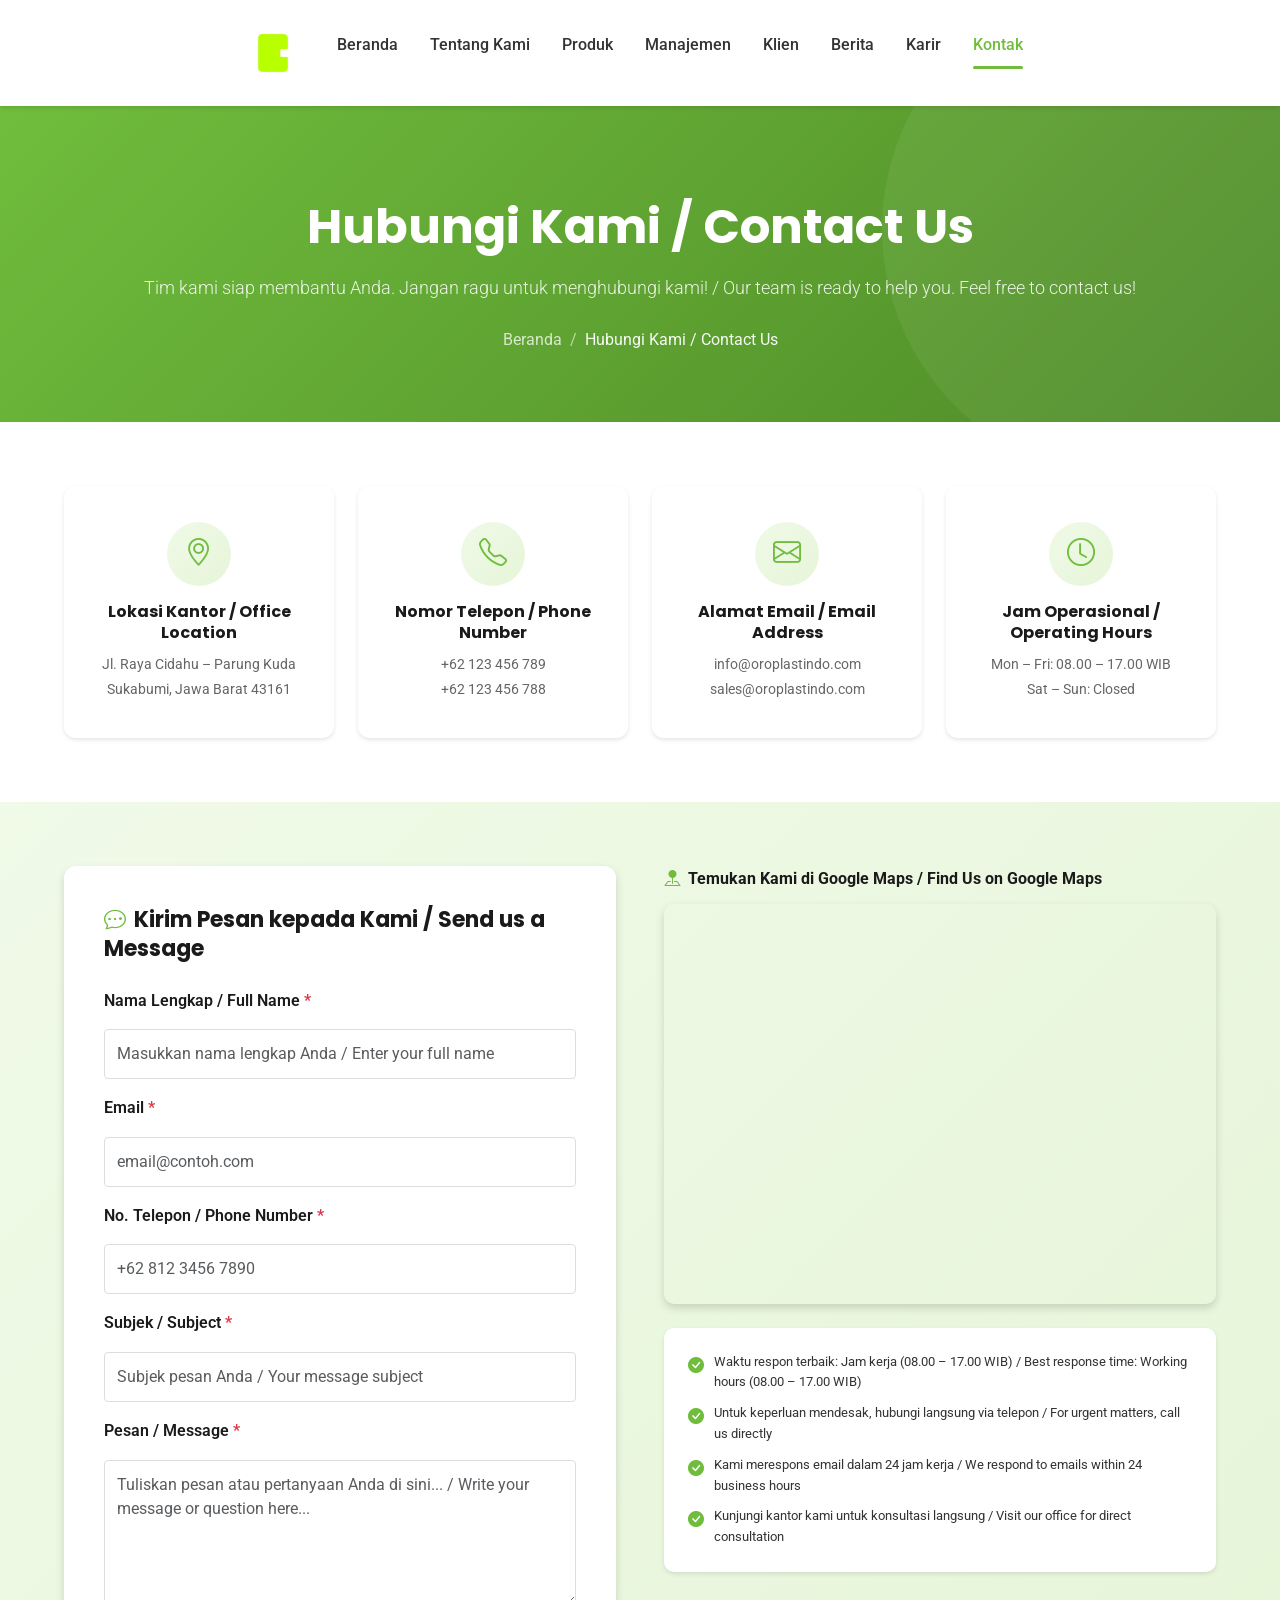
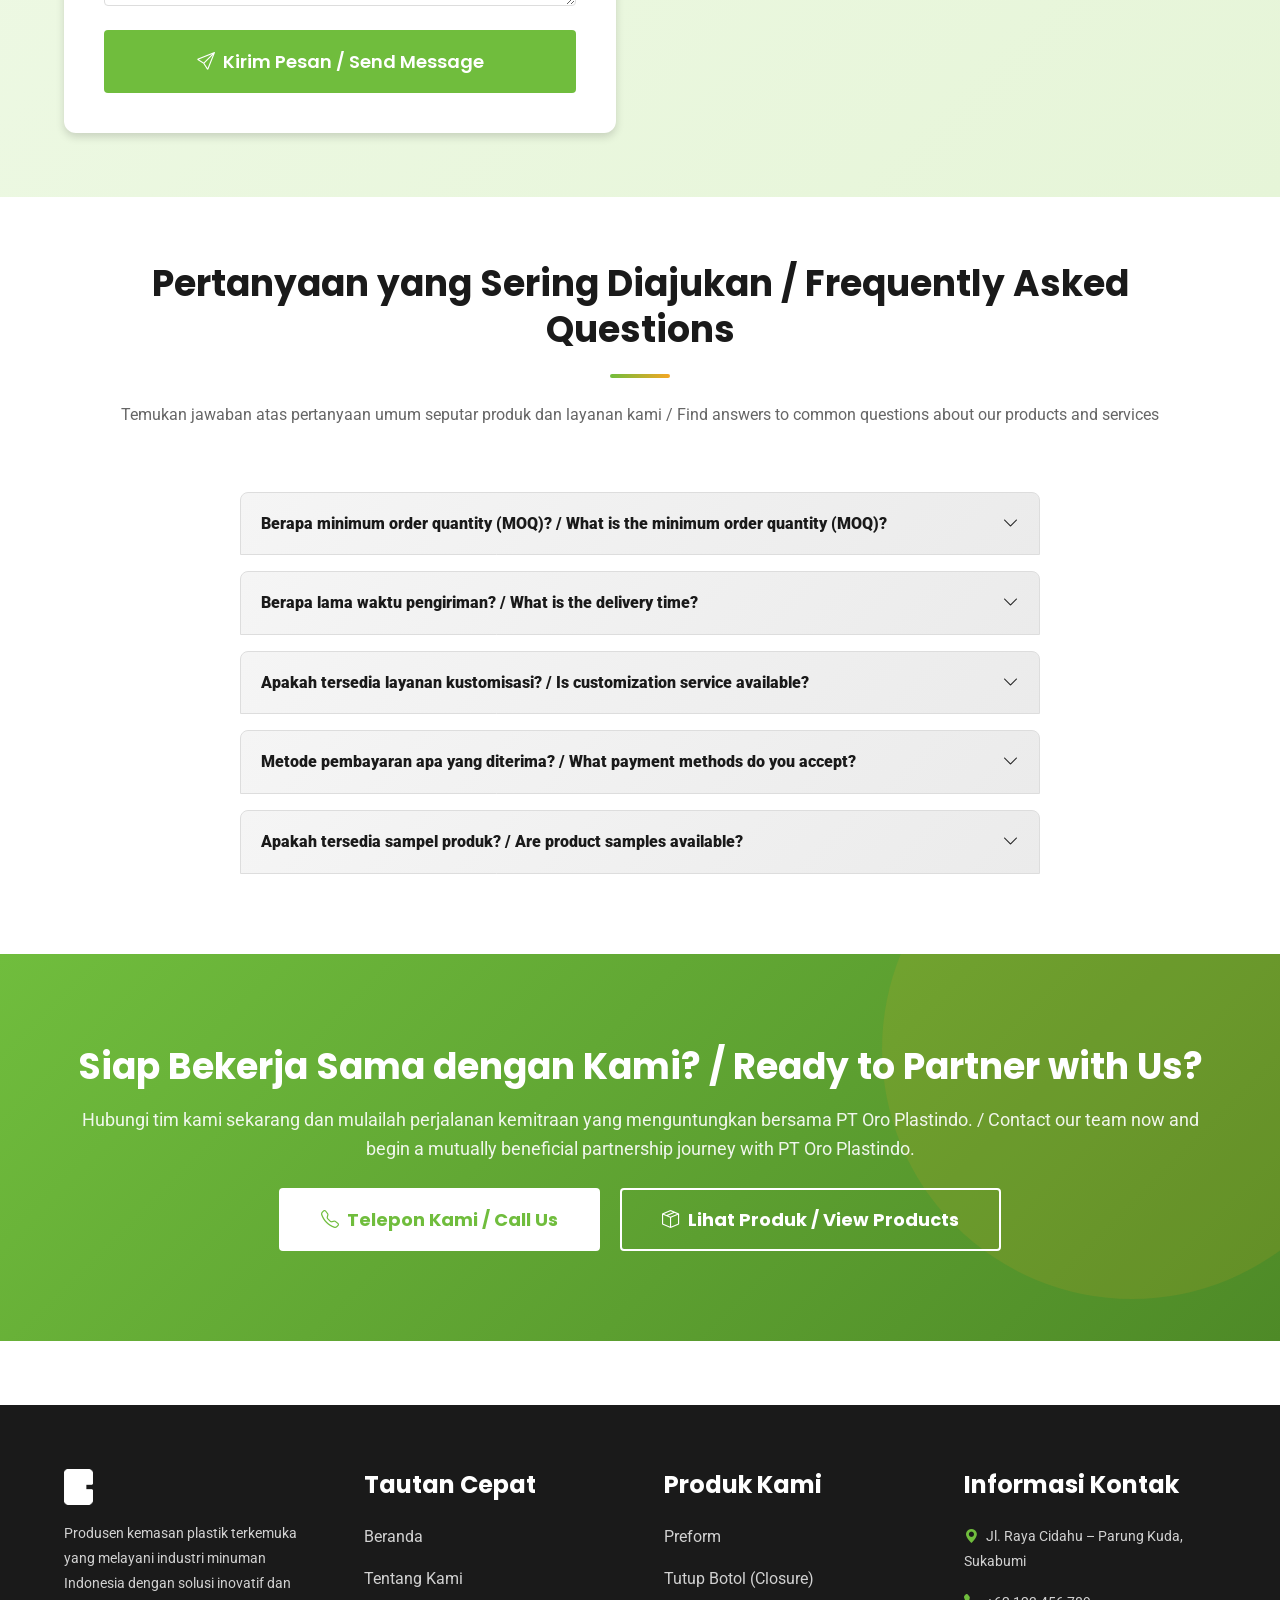
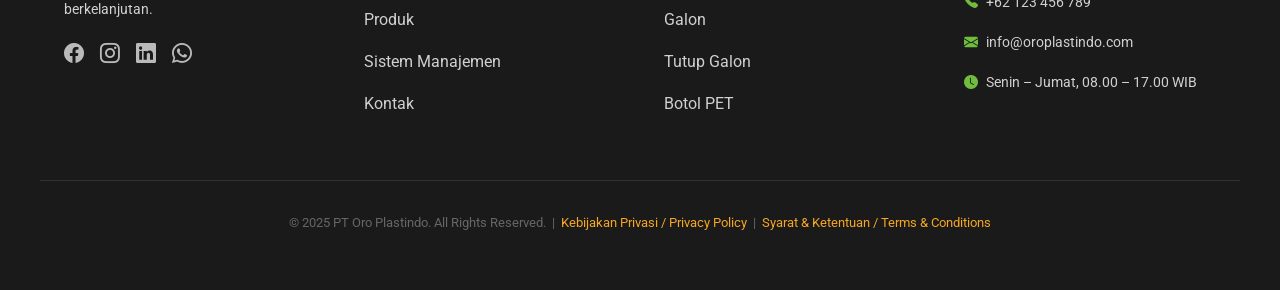
<file: contact.html>
<!DOCTYPE html>
<html lang="id">
<head>
  <meta charset="UTF-8">
  <meta name="viewport" content="width=device-width, initial-scale=1.0">
  <meta http-equiv="X-UA-Compatible" content="ie=edge">

  <title>Hubungi Kami – PT Oro Plastindo</title>
  <meta name="description" content="Hubungi PT Oro Plastindo untuk pertanyaan produk, kemitraan, atau informasi lebih lanjut. Tim kami siap membantu Anda.">
  <meta name="keywords" content="kontak oro plastindo, hubungi kami, alamat, telepon, email">
  <meta name="author" content="PT Oro Plastindo">
  <meta name="robots" content="index, follow">

  <link rel="icon" type="image/svg+xml" href="assets/img/favicon.svg">

  <link href="https://cdn.jsdelivr.net/npm/bootstrap@5.3.0/dist/css/bootstrap.min.css" rel="stylesheet">
  <link rel="stylesheet" href="https://cdn.jsdelivr.net/npm/bootstrap-icons@1.11.0/font/bootstrap-icons.css">
  <link rel="preconnect" href="https://fonts.googleapis.com">
  <link rel="preconnect" href="https://fonts.gstatic.com" crossorigin>
  <link href="https://fonts.googleapis.com/css2?family=Poppins:wght@400;500;600;700;800&family=Roboto:wght@300;400;500;700&display=swap" rel="stylesheet">
  <link rel="stylesheet" href="https://cdn.jsdelivr.net/npm/aos@2.3.4/dist/aos.css">
  <link rel="stylesheet" href="assets/css/style.css">
  <link rel="stylesheet" href="assets/css/responsive.css">
  <link rel="stylesheet" href="assets/css/animations.css">

  <style>
    /* ---- PAGE HERO ---- */
    .page-hero {
      background: linear-gradient(135deg, var(--primary) 0%, var(--primary-dark) 100%);
      padding: 90px 0 70px;
      color: #fff;
      text-align: center;
      position: relative;
      overflow: hidden;
    }
    .page-hero::before {
      content: '';
      position: absolute;
      top: -40%; right: -8%;
      width: 500px; height: 500px;
      background: rgba(255,255,255,0.06);
      border-radius: 50%;
    }
    .page-hero .container { position: relative; z-index: 1; }
    .page-hero h1 { color: #fff; font-size: 48px; margin-bottom: 16px; }
    .page-hero .lead { color: rgba(255,255,255,0.88); font-size: 18px; margin-bottom: 24px; }
    .breadcrumb-item a { color: rgba(255,255,255,0.75); text-decoration: none; }
    .breadcrumb-item.active { color: rgba(255,255,255,0.95); }
    .breadcrumb-item + .breadcrumb-item::before { color: rgba(255,255,255,0.6); }

    /* ---- INFO BOX ---- */
    .info-box {
      background: #fff;
      border-radius: 12px;
      box-shadow: var(--shadow-sm);
      padding: 36px 24px;
      text-align: center;
      transition: all 0.3s;
      height: 100%;
    }
    .info-box:hover { transform: translateY(-6px); box-shadow: var(--shadow-md); }
    .info-box-icon {
      width: 64px; height: 64px;
      background: linear-gradient(135deg, #f0fae8, #e6f5d8);
      border-radius: 50%;
      display: flex; align-items: center; justify-content: center;
      margin: 0 auto 16px;
    }
    .info-box-icon i { font-size: 28px; color: var(--primary); }
    .info-box h5 { font-size: 16px; font-weight: 700; color: var(--dark); margin-bottom: 8px; }
    .info-box p { font-size: 14px; color: var(--gray); margin: 0; line-height: 1.8; }

    /* ---- CONTACT FORM ---- */
    .contact-form-card {
      background: #fff;
      padding: 40px;
      border-radius: 12px;
      box-shadow: var(--shadow-md);
    }
    .contact-form-card h3 { font-size: 22px; font-weight: 700; color: var(--dark); margin-bottom: 24px; }
    .contact-form-card .form-control:focus {
      border-color: var(--primary);
      box-shadow: 0 0 0 3px rgba(112,189,61,0.15);
    }

    /* ---- MAP ---- */
    .map-title { font-size: 16px; font-weight: 700; color: var(--dark); margin-bottom: 12px; }
    .map-tips {
      background: #fff;
      padding: 24px;
      border-radius: 10px;
      box-shadow: var(--shadow-sm);
      margin-top: 16px;
    }
    .map-tips .tip-item { display: flex; align-items: flex-start; gap: 10px; font-size: 13px; color: var(--dark-gray); margin-bottom: 10px; }
    .map-tips .tip-item:last-child { margin-bottom: 0; }
    .map-tips .tip-item i { color: var(--primary); font-size: 16px; flex-shrink: 0; margin-top: 1px; }

    /* ---- ACCORDION ---- */
    .acc-header { background:linear-gradient(135deg,#f5f5f5,#ebebeb); padding:18px 20px; cursor:pointer; display:flex; justify-content:space-between; align-items:center; font-weight:600; color:var(--dark); border-radius:8px 8px 0 0; border:1px solid var(--border); }
    .acc-header:hover { background:linear-gradient(135deg,#eeeeee,#e0e0e0); }
    .acc-content { padding:20px; display:none; background:#fff; border:1px solid var(--border); border-top:none; border-radius:0 0 8px 8px; color:var(--gray); }
    .acc-content.open { display:block; }
    .acc-content p { margin:0; }

    /* ---- CTA ---- */
    .cta-section {
      background: linear-gradient(135deg, var(--primary) 0%, var(--primary-dark) 100%);
      color: #fff; padding: 90px 0; text-align: center; position: relative; overflow: hidden;
    }
    .cta-section::before {
      content: ''; position: absolute; top: -40%; right: -8%;
      width: 500px; height: 500px;
      background: rgba(245,166,35,0.12); border-radius: 50%;
    }
    .cta-section .container { position: relative; z-index: 1; }
    .btn-white { background: #fff; color: var(--primary); border: 2px solid #fff; font-weight: 700; }
    .btn-white:hover { background: var(--primary-light); color: #fff; border-color: var(--primary-light); }
    .btn-outline-white { background: transparent; color: #fff; border: 2px solid #fff; font-weight: 700; }
    .btn-outline-white:hover { background: #fff; color: var(--primary); }

    @media (max-width: 768px) {
      .page-hero h1 { font-size: 32px; }
      .contact-form-card { padding: 24px 16px; }
    }
  </style>
</head>
<body>

<!-- ========== NAVBAR ========== -->
<nav class="navbar">
  <div class="navbar-container">
    <a href="index.html" class="navbar-brand">
      <img src="assets/img/images/logo.png" alt="Logo Oro Plastindo">
    </a>
    <ul class="nav-menu">
      <li class="nav-item"><a href="index.html"             class="nav-link">Beranda</a></li>
      <li class="nav-item"><a href="about.html"             class="nav-link">Tentang Kami</a></li>
      <li class="nav-item"><a href="products.html"          class="nav-link">Produk</a></li>
      <li class="nav-item"><a href="management-system.html" class="nav-link">Manajemen</a></li>
      <li class="nav-item"><a href="clients.html"           class="nav-link">Klien</a></li>
      <li class="nav-item"><a href="news.html"              class="nav-link">Berita</a></li>
      <li class="nav-item"><a href="career.html"            class="nav-link">Karir</a></li>
      <li class="nav-item"><a href="contact.html"           class="nav-link active">Kontak</a></li>
    </ul>
    <div class="hamburger"><span></span><span></span><span></span></div>
  </div>
</nav>

<!-- ========== PAGE HERO ========== -->
<section class="page-hero">
  <div class="container" data-aos="fade-up">
    <h1>Hubungi Kami / Contact Us</h1>
    <p class="lead">Tim kami siap membantu Anda. Jangan ragu untuk menghubungi kami! / Our team is ready to help you. Feel free to contact us!</p>
    <nav aria-label="breadcrumb">
      <ol class="breadcrumb justify-content-center mb-0">
        <li class="breadcrumb-item"><a href="index.html">Beranda</a></li>
        <li class="breadcrumb-item active" aria-current="page">Hubungi Kami / Contact Us</li>
      </ol>
    </nav>
  </div>
</section>

<!-- ========== SECTION 1: INFO BOXES ========== -->
<section class="section">
  <div class="container">
    <div class="row g-4">
      <div class="col-12 col-sm-6 col-lg-3" data-aos="fade-up">
        <div class="info-box">
          <div class="info-box-icon"><i class="bi bi-geo-alt"></i></div>
          <h5>Lokasi Kantor / Office Location</h5>
          <p>Jl. Raya Cidahu – Parung Kuda<br>Sukabumi, Jawa Barat 43161</p>
        </div>
      </div>
      <div class="col-12 col-sm-6 col-lg-3" data-aos="fade-up" data-aos-delay="100">
        <div class="info-box">
          <div class="info-box-icon"><i class="bi bi-telephone"></i></div>
          <h5>Nomor Telepon / Phone Number</h5>
          <p>+62 123 456 789<br>+62 123 456 788</p>
        </div>
      </div>
      <div class="col-12 col-sm-6 col-lg-3" data-aos="fade-up" data-aos-delay="200">
        <div class="info-box">
          <div class="info-box-icon"><i class="bi bi-envelope"></i></div>
          <h5>Alamat Email / Email Address</h5>
          <p>info@oroplastindo.com<br>sales@oroplastindo.com</p>
        </div>
      </div>
      <div class="col-12 col-sm-6 col-lg-3" data-aos="fade-up" data-aos-delay="300">
        <div class="info-box">
          <div class="info-box-icon"><i class="bi bi-clock"></i></div>
          <h5>Jam Operasional / Operating Hours</h5>
          <p>Mon – Fri: 08.00 – 17.00 WIB<br>Sat – Sun: Closed</p>
        </div>
      </div>
    </div>
  </div>
</section>

<!-- ========== SECTION 2: FORM + MAP ========== -->
<section class="section" style="background:linear-gradient(135deg,#f0fae8,#e6f5d8);">
  <div class="container">
    <div class="row g-5 align-items-start">

      <!-- Form -->
      <div class="col-lg-6" data-aos="fade-right">
        <div class="contact-form-card">
          <h3><i class="bi bi-chat-dots me-2" style="color:var(--primary);"></i>Kirim Pesan kepada Kami / Send us a Message</h3>
          <form id="contactForm" onsubmit="handleContactForm(event)" novalidate>
            <div class="mb-3">
              <label for="contactNama" class="form-label fw-semibold">Nama Lengkap / Full Name <span class="text-danger">*</span></label>
              <input type="text" class="form-control" id="contactNama" placeholder="Masukkan nama lengkap Anda / Enter your full name" required>
            </div>
            <div class="mb-3">
              <label for="contactEmail" class="form-label fw-semibold">Email <span class="text-danger">*</span></label>
              <input type="email" class="form-control" id="contactEmail" placeholder="email@contoh.com" required>
            </div>
            <div class="mb-3">
              <label for="contactPhone" class="form-label fw-semibold">No. Telepon / Phone Number <span class="text-danger">*</span></label>
              <input type="tel" class="form-control" id="contactPhone" placeholder="+62 812 3456 7890" required>
            </div>
            <div class="mb-3">
              <label for="contactSubjek" class="form-label fw-semibold">Subjek / Subject <span class="text-danger">*</span></label>
              <input type="text" class="form-control" id="contactSubjek" placeholder="Subjek pesan Anda / Your message subject" required>
            </div>
            <div class="mb-4">
              <label for="contactPesan" class="form-label fw-semibold">Pesan / Message <span class="text-danger">*</span></label>
              <textarea class="form-control" id="contactPesan" rows="5" placeholder="Tuliskan pesan atau pertanyaan Anda di sini... / Write your message or question here..." required></textarea>
            </div>
            <button type="submit" class="btn btn-primary btn-lg w-100" style="background:var(--primary);">
              <i class="bi bi-send me-2"></i>Kirim Pesan / Send Message
            </button>
          </form>
        </div>
      </div>

      <!-- Map -->
      <div class="col-lg-6" data-aos="fade-left">
        <p class="map-title"><i class="bi bi-pin-map-fill me-2" style="color:var(--primary);"></i>Temukan Kami di Google Maps / Find Us on Google Maps</p>
        <iframe
          src="https://www.google.com/maps/embed?pb=!1m18!1m12!1m3!1d3960.798870774282!2d106.86826931476958!3d-6.921363994977565!2m3!1f0!2f0!3f0!3m2!1i1024!2i768!4f13.1!3m3!1m2!1s0x2e68a6f7e1c0e6eb%3A0x4d0f4e8e4b8a8e6!2sCidahu%2C%20Parung%20Kuda%2C%20Sukabumi%2C%20West%20Java!5e0!3m2!1sen!2sid!4v1700000000000!5m2!1sen!2sid"
          height="400" width="100%" style="border:none;border-radius:10px;box-shadow:var(--shadow-md);"
          allowfullscreen="" loading="lazy" referrerpolicy="no-referrer-when-downgrade"
          title="Lokasi PT Oro Plastindo">
        </iframe>
        <div class="map-tips">
          <div class="tip-item">
            <i class="bi bi-check-circle-fill"></i>
            <span>Waktu respon terbaik: Jam kerja (08.00 – 17.00 WIB) / Best response time: Working hours (08.00 – 17.00 WIB)</span>
          </div>
          <div class="tip-item">
            <i class="bi bi-check-circle-fill"></i>
            <span>Untuk keperluan mendesak, hubungi langsung via telepon / For urgent matters, call us directly</span>
          </div>
          <div class="tip-item">
            <i class="bi bi-check-circle-fill"></i>
            <span>Kami merespons email dalam 24 jam kerja / We respond to emails within 24 business hours</span>
          </div>
          <div class="tip-item">
            <i class="bi bi-check-circle-fill"></i>
            <span>Kunjungi kantor kami untuk konsultasi langsung / Visit our office for direct consultation</span>
          </div>
        </div>
      </div>

    </div>
  </div>
</section>

<!-- ========== SECTION 3: FAQ ========== -->
<section class="section">
  <div class="container">
    <div class="section-title" data-aos="fade-up">
      <h2>Pertanyaan yang Sering Diajukan / Frequently Asked Questions</h2>
      <p>Temukan jawaban atas pertanyaan umum seputar produk dan layanan kami / Find answers to common questions about our products and services</p>
    </div>
    <div style="max-width:800px;margin:0 auto;">

      <div class="mb-3" data-aos="fade-up">
        <div class="acc-header" onclick="toggleAccordion(this)">
          <span><strong>Berapa minimum order quantity (MOQ)? / What is the minimum order quantity (MOQ)?</strong></span>
          <i class="bi bi-chevron-down acc-icon" style="transition:transform .3s;"></i>
        </div>
        <div class="acc-content">
          <p>MOQ kami bervariasi tergantung jenis produk. Untuk informasi lebih detail, silakan hubungi tim sales kami. / Our MOQ varies depending on the product type. For more details, please contact our sales team at <a href="mailto:sales@oroplastindo.com">sales@oroplastindo.com</a>.</p>
        </div>
      </div>

      <div class="mb-3" data-aos="fade-up" data-aos-delay="50">
        <div class="acc-header" onclick="toggleAccordion(this)">
          <span><strong>Berapa lama waktu pengiriman? / What is the delivery time?</strong></span>
          <i class="bi bi-chevron-down acc-icon" style="transition:transform .3s;"></i>
        </div>
        <div class="acc-content">
          <p>Waktu pengiriman standar adalah 5–7 hari kerja sejak konfirmasi pesanan. Tersedia opsi pengiriman ekspres untuk kebutuhan mendesak. / Standard delivery time is 5–7 business days from order confirmation. Express delivery options are available for urgent needs.</p>
        </div>
      </div>

      <div class="mb-3" data-aos="fade-up" data-aos-delay="100">
        <div class="acc-header" onclick="toggleAccordion(this)">
          <span><strong>Apakah tersedia layanan kustomisasi? / Is customization service available?</strong></span>
          <i class="bi bi-chevron-down acc-icon" style="transition:transform .3s;"></i>
        </div>
        <div class="acc-content">
          <p>Ya! Kami menawarkan kustomisasi ukuran, warna, dan spesifikasi. Hubungi tim kami untuk mendiskusikan kebutuhan spesifik Anda. / Yes! We offer customization of size, color, and specifications. Contact our team to discuss your specific needs.</p>
        </div>
      </div>

      <div class="mb-3" data-aos="fade-up" data-aos-delay="150">
        <div class="acc-header" onclick="toggleAccordion(this)">
          <span><strong>Metode pembayaran apa yang diterima? / What payment methods do you accept?</strong></span>
          <i class="bi bi-chevron-down acc-icon" style="transition:transform .3s;"></i>
        </div>
        <div class="acc-content">
          <p>Kami menerima transfer bank dan metode pembayaran lain yang dapat dinegosiasikan untuk klien tetap. / We accept bank transfers and other payment methods that can be negotiated for regular clients.</p>
        </div>
      </div>

      <div class="mb-3" data-aos="fade-up" data-aos-delay="200">
        <div class="acc-header" onclick="toggleAccordion(this)">
          <span><strong>Apakah tersedia sampel produk? / Are product samples available?</strong></span>
          <i class="bi bi-chevron-down acc-icon" style="transition:transform .3s;"></i>
        </div>
        <div class="acc-content">
          <p>Ya, kami dapat menyediakan sampel produk. Ketersediaan dan harga sampel tergantung jenis produk. Hubungi tim sales kami untuk informasi lebih lanjut. / Yes, we can provide product samples. Sample availability and pricing depend on the product type. Contact our sales team for more information.</p>
        </div>
      </div>

    </div>
  </div>
</section>

<!-- ========== CTA ========== -->
<section class="cta-section">
  <div class="container" data-aos="zoom-in">
    <h2 class="mb-3" style="color:#fff;">Siap Bekerja Sama dengan Kami? / Ready to Partner with Us?</h2>
    <p class="mb-4" style="font-size:18px;color:rgba(255,255,255,0.9);">Hubungi tim kami sekarang dan mulailah perjalanan kemitraan yang menguntungkan bersama PT Oro Plastindo. / Contact our team now and begin a mutually beneficial partnership journey with PT Oro Plastindo.</p>
    <a href="tel:+62123456789" class="btn btn-white btn-lg me-3">
      <i class="bi bi-telephone me-2"></i>Telepon Kami / Call Us
    </a>
    <a href="products.html" class="btn btn-outline-white btn-lg">
      <i class="bi bi-box-seam me-2"></i>Lihat Produk / View Products
    </a>
  </div>
</section>

<!-- ========== FOOTER ========== -->
<footer>
  <div class="footer-content">
    <div class="footer-section">
      <img src="assets/img/images/logo.png" alt="Logo Oro Plastindo" style="height:36px;margin-bottom:16px;filter:brightness(0) invert(1);">
      <p>Produsen kemasan plastik terkemuka yang melayani industri minuman Indonesia dengan solusi inovatif dan berkelanjutan.</p>
      <div class="d-flex gap-3 mt-3">
        <a href="#" style="color:rgba(255,255,255,0.7);font-size:20px;"><i class="bi bi-facebook"></i></a>
        <a href="#" style="color:rgba(255,255,255,0.7);font-size:20px;"><i class="bi bi-instagram"></i></a>
        <a href="#" style="color:rgba(255,255,255,0.7);font-size:20px;"><i class="bi bi-linkedin"></i></a>
        <a href="#" style="color:rgba(255,255,255,0.7);font-size:20px;"><i class="bi bi-whatsapp"></i></a>
      </div>
    </div>
    <div class="footer-section">
      <h4>Tautan Cepat</h4>
      <ul>
        <li><a href="index.html">Beranda</a></li>
        <li><a href="about.html">Tentang Kami</a></li>
        <li><a href="products.html">Produk</a></li>
        <li><a href="management-system.html">Sistem Manajemen</a></li>
        <li><a href="contact.html">Kontak</a></li>
      </ul>
    </div>
    <div class="footer-section">
      <h4>Produk Kami</h4>
      <ul>
        <li><a href="products.html">Preform</a></li>
        <li><a href="products.html">Tutup Botol (Closure)</a></li>
        <li><a href="products.html">Galon</a></li>
        <li><a href="products.html">Tutup Galon</a></li>
        <li><a href="products.html">Botol PET</a></li>
      </ul>
    </div>
    <div class="footer-section">
      <h4>Informasi Kontak</h4>
      <p><i class="bi bi-geo-alt-fill me-2" style="color:var(--primary);"></i>Jl. Raya Cidahu – Parung Kuda, Sukabumi</p>
      <p><i class="bi bi-telephone-fill me-2" style="color:var(--primary);"></i>+62 123 456 789</p>
      <p><i class="bi bi-envelope-fill me-2" style="color:var(--primary);"></i>info@oroplastindo.com</p>
      <p><i class="bi bi-clock-fill me-2" style="color:var(--primary);"></i>Senin – Jumat, 08.00 – 17.00 WIB</p>
    </div>
  </div>
  <div class="footer-bottom">
    <p>&copy; 2025 PT Oro Plastindo. All Rights Reserved. &nbsp;|&nbsp;
       <a href="#">Kebijakan Privasi / Privacy Policy</a> &nbsp;|&nbsp; <a href="#">Syarat &amp; Ketentuan / Terms &amp; Conditions</a></p>
  </div>
</footer>

<button class="scroll-to-top"><i class="bi bi-chevron-up"></i></button>

<!-- Scripts -->
<script src="https://cdn.jsdelivr.net/npm/bootstrap@5.3.0/dist/js/bootstrap.bundle.min.js"></script>
<script src="https://cdn.jsdelivr.net/npm/aos@2.3.4/dist/aos.js"></script>
<script src="assets/js/main.js"></script>
<script>
  AOS.init({ duration: 900, once: true, offset: 80 });

  function toggleAccordion(header) {
    const content = header.nextElementSibling;
    const icon = header.querySelector('.acc-icon');
    const isOpen = content.classList.contains('open');
    document.querySelectorAll('.acc-content').forEach(c => c.classList.remove('open'));
    document.querySelectorAll('.acc-icon').forEach(i => i.style.transform = '');
    if (!isOpen) {
      content.classList.add('open');
      if (icon) icon.style.transform = 'rotate(180deg)';
    }
  }

  function handleContactForm(e) {
    e.preventDefault();
    const btn = e.target.querySelector('[type="submit"]');
    btn.innerHTML = '<i class="bi bi-check-circle me-2"></i>Pesan Terkirim! ✓';
    btn.style.background = 'var(--success)';
    setTimeout(() => {
      e.target.reset();
      btn.innerHTML = '<i class="bi bi-send me-2"></i>Kirim Pesan';
      btn.style.background = '';
    }, 3000);
  }
</script>
</body>
</html>
</file>
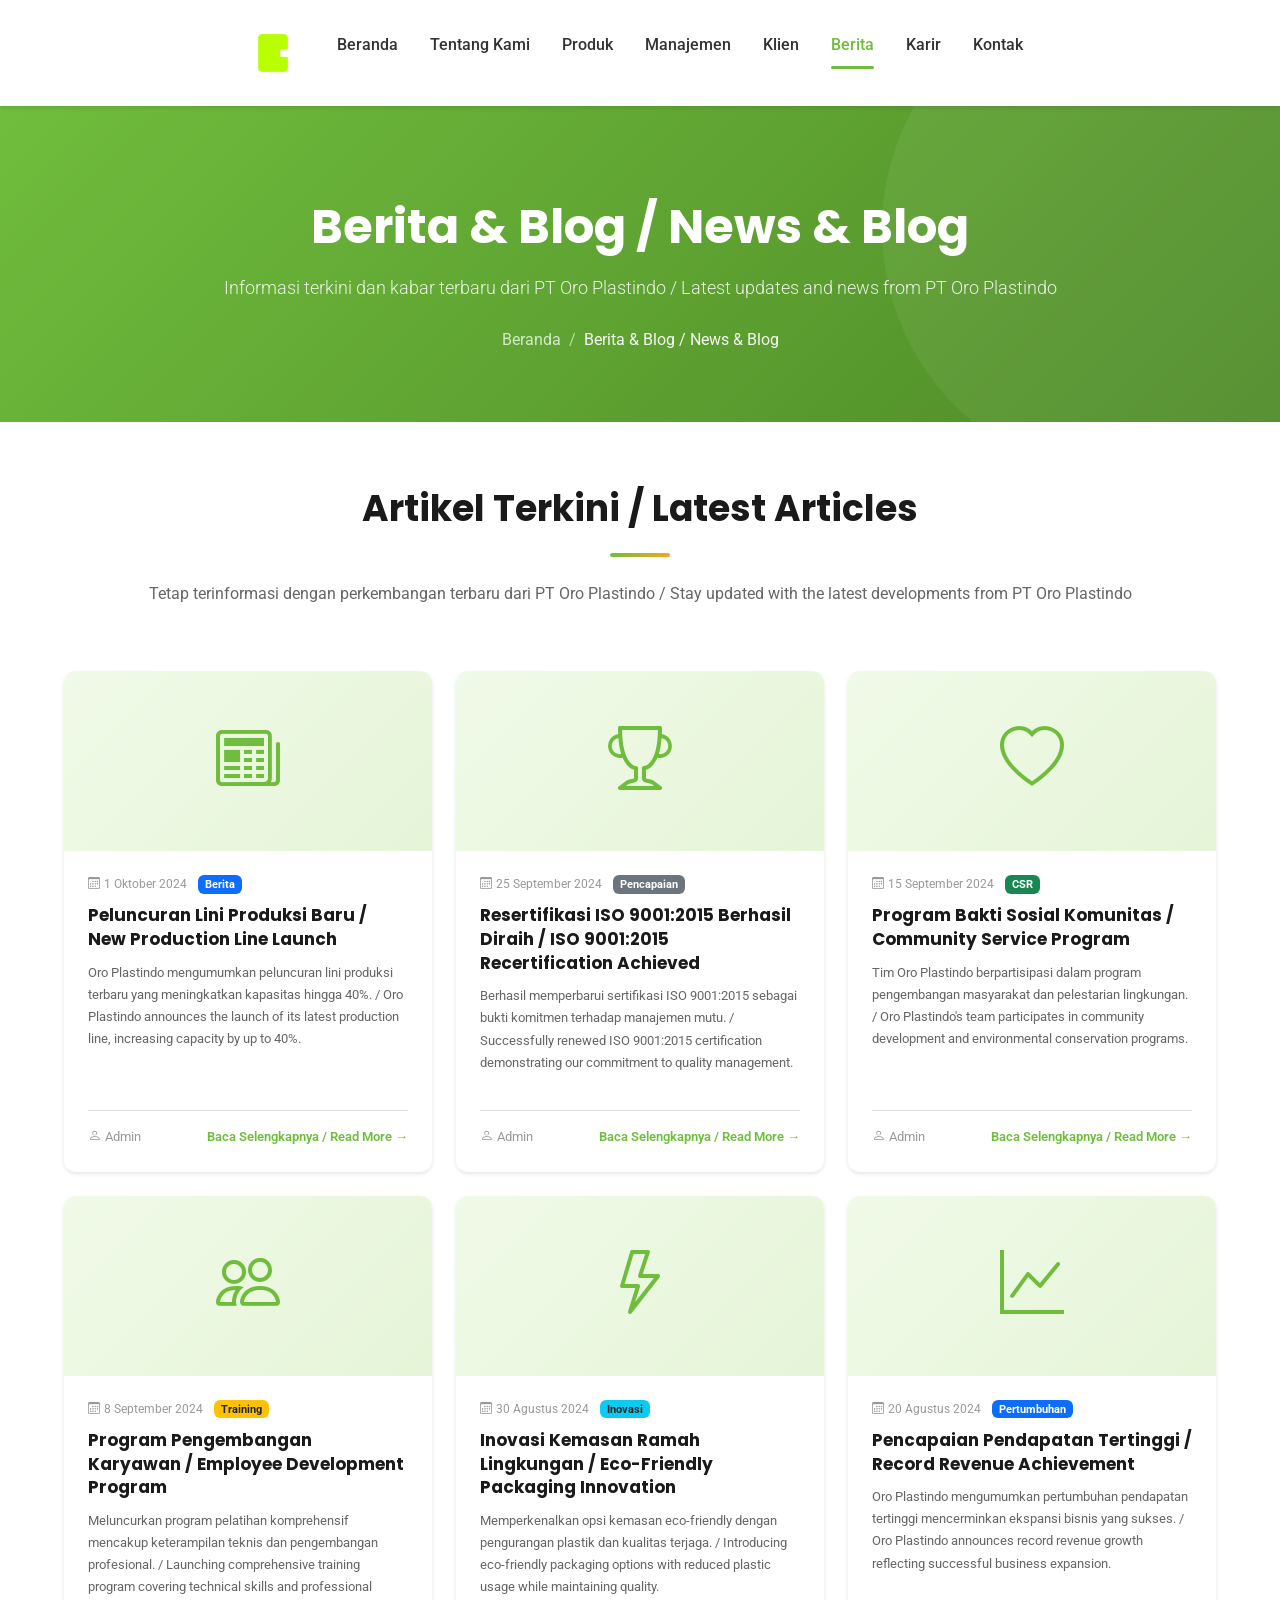
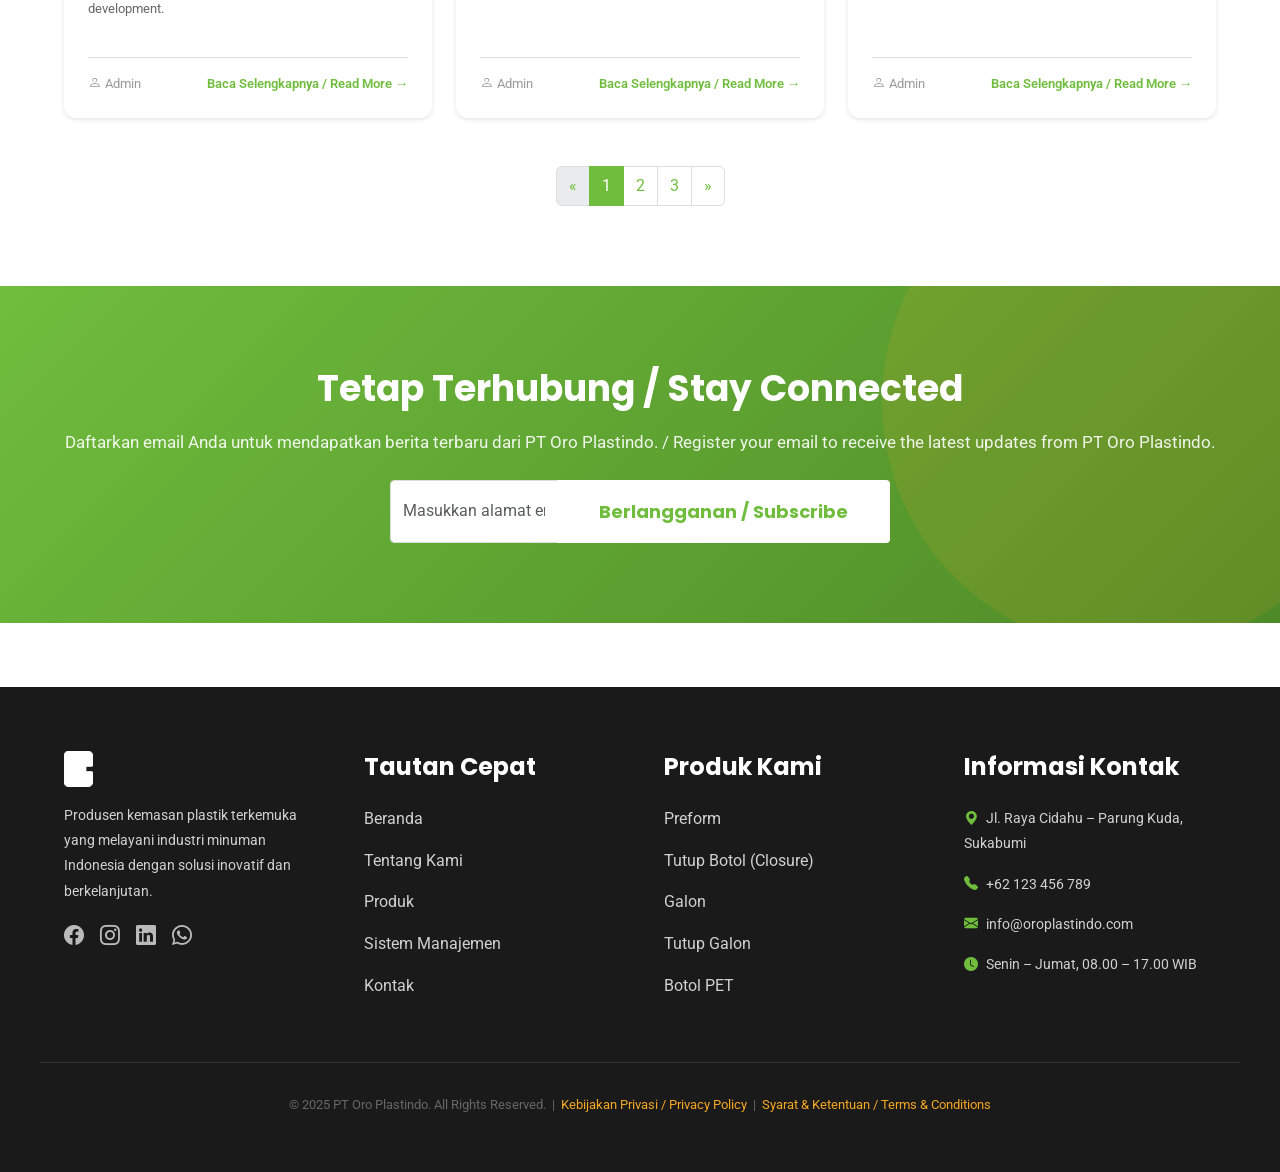
<file: news.html>
<!DOCTYPE html>
<html lang="id">
<head>
  <meta charset="UTF-8">
  <meta name="viewport" content="width=device-width, initial-scale=1.0">
  <meta http-equiv="X-UA-Compatible" content="ie=edge">

  <title>Berita &amp; Pembaruan – PT Oro Plastindo</title>
  <meta name="description" content="Ikuti informasi terkini dan kabar terbaru dari PT Oro Plastindo – peluncuran produk, pencapaian, dan program CSR.">
  <meta name="keywords" content="berita oro plastindo, update, kabar terbaru, kemasan plastik">
  <meta name="author" content="PT Oro Plastindo">
  <meta name="robots" content="index, follow">

  <link rel="icon" type="image/svg+xml" href="assets/img/favicon.svg">

  <link href="https://cdn.jsdelivr.net/npm/bootstrap@5.3.0/dist/css/bootstrap.min.css" rel="stylesheet">
  <link rel="stylesheet" href="https://cdn.jsdelivr.net/npm/bootstrap-icons@1.11.0/font/bootstrap-icons.css">
  <link rel="preconnect" href="https://fonts.googleapis.com">
  <link rel="preconnect" href="https://fonts.gstatic.com" crossorigin>
  <link href="https://fonts.googleapis.com/css2?family=Poppins:wght@400;500;600;700;800&family=Roboto:wght@300;400;500;700&display=swap" rel="stylesheet">
  <link rel="stylesheet" href="https://cdn.jsdelivr.net/npm/aos@2.3.4/dist/aos.css">
  <link rel="stylesheet" href="assets/css/style.css">
  <link rel="stylesheet" href="assets/css/responsive.css">
  <link rel="stylesheet" href="assets/css/animations.css">

  <style>
    /* ---- PAGE HERO ---- */
    .page-hero {
      background: linear-gradient(135deg, var(--primary) 0%, var(--primary-dark) 100%);
      padding: 90px 0 70px;
      color: #fff;
      text-align: center;
      position: relative;
      overflow: hidden;
    }
    .page-hero::before {
      content: '';
      position: absolute;
      top: -40%; right: -8%;
      width: 500px; height: 500px;
      background: rgba(255,255,255,0.06);
      border-radius: 50%;
    }
    .page-hero .container { position: relative; z-index: 1; }
    .page-hero h1 { color: #fff; font-size: 48px; margin-bottom: 16px; }
    .page-hero .lead { color: rgba(255,255,255,0.88); font-size: 18px; margin-bottom: 24px; }
    .breadcrumb-item a { color: rgba(255,255,255,0.75); text-decoration: none; }
    .breadcrumb-item.active { color: rgba(255,255,255,0.95); }
    .breadcrumb-item + .breadcrumb-item::before { color: rgba(255,255,255,0.6); }

    /* ---- NEWS CARD ---- */
    .news-card {
      background: #fff;
      border-radius: 12px;
      box-shadow: var(--shadow-sm);
      overflow: hidden;
      transition: all 0.3s;
      height: 100%;
      display: flex;
      flex-direction: column;
    }
    .news-card:hover { transform: translateY(-8px); box-shadow: var(--shadow-lg); }
    .news-card-icon {
      height: 180px;
      background: linear-gradient(135deg, #f0fae8, #e6f5d8);
      display: flex; align-items: center; justify-content: center;
    }
    .news-card-icon i { font-size: 64px; color: var(--primary); }
    .news-card-body {
      padding: 24px;
      display: flex; flex-direction: column; flex: 1;
    }
    .news-meta { font-size: 12px; color: var(--light-gray); margin-bottom: 10px; }
    .news-meta span { margin-right: 8px; }
    .news-card-body h4 { font-size: 17px; font-weight: 700; color: var(--dark); margin-bottom: 10px; line-height: 1.4; }
    .news-card-body p { font-size: 13px; color: var(--gray); line-height: 1.7; flex: 1; }
    .news-card-footer {
      display: flex; justify-content: space-between; align-items: center;
      padding-top: 16px; margin-top: 12px;
      border-top: 1px solid var(--border);
      font-size: 13px; color: var(--light-gray);
    }
    .news-card-footer a { color: var(--primary); font-weight: 600; text-decoration: none; }
    .news-card-footer a:hover { color: var(--primary-dark); }

    /* ---- PAGINATION ---- */
    .pagination .page-link {
      color: var(--primary);
      border-color: var(--border);
    }
    .pagination .page-item.active .page-link {
      background-color: var(--primary);
      border-color: var(--primary);
      color: #fff;
    }
    .pagination .page-link:hover {
      background-color: var(--primary);
      border-color: var(--primary);
      color: #fff;
    }

    /* ---- NEWSLETTER ---- */
    .newsletter-section {
      background: linear-gradient(135deg, var(--primary) 0%, var(--primary-dark) 100%);
      padding: 80px 0; text-align: center; color: #fff;
      position: relative; overflow: hidden;
    }
    .newsletter-section::before {
      content: ''; position: absolute; top: -40%; right: -8%;
      width: 500px; height: 500px;
      background: rgba(245,166,35,0.12); border-radius: 50%;
    }
    .newsletter-section .container { position: relative; z-index: 1; }
    .newsletter-input-group { max-width: 500px; margin: 0 auto; }

    @media (max-width: 768px) {
      .page-hero h1 { font-size: 32px; }
    }
  </style>
</head>
<body>

<!-- ========== NAVBAR ========== -->
<nav class="navbar">
  <div class="navbar-container">
    <a href="index.html" class="navbar-brand">
      <img src="assets/img/images/logo.png" alt="Logo Oro Plastindo">
    </a>
    <ul class="nav-menu">
      <li class="nav-item"><a href="index.html"             class="nav-link">Beranda</a></li>
      <li class="nav-item"><a href="about.html"             class="nav-link">Tentang Kami</a></li>
      <li class="nav-item"><a href="products.html"          class="nav-link">Produk</a></li>
      <li class="nav-item"><a href="management-system.html" class="nav-link">Manajemen</a></li>
      <li class="nav-item"><a href="clients.html"           class="nav-link">Klien</a></li>
      <li class="nav-item"><a href="news.html"              class="nav-link active">Berita</a></li>
      <li class="nav-item"><a href="career.html"            class="nav-link">Karir</a></li>
      <li class="nav-item"><a href="contact.html"           class="nav-link">Kontak</a></li>
    </ul>
    <div class="hamburger"><span></span><span></span><span></span></div>
  </div>
</nav>

<!-- ========== PAGE HERO ========== -->
<section class="page-hero">
  <div class="container" data-aos="fade-up">
    <h1>Berita &amp; Blog / News &amp; Blog</h1>
    <p class="lead">Informasi terkini dan kabar terbaru dari PT Oro Plastindo / Latest updates and news from PT Oro Plastindo</p>
    <nav aria-label="breadcrumb">
      <ol class="breadcrumb justify-content-center mb-0">
        <li class="breadcrumb-item"><a href="index.html">Beranda</a></li>
        <li class="breadcrumb-item active" aria-current="page">Berita &amp; Blog / News &amp; Blog</li>
      </ol>
    </nav>
  </div>
</section>

<!-- ========== ARTIKEL ========== -->
<section class="section">
  <div class="container">
    <div class="section-title" data-aos="fade-up">
      <h2>Artikel Terkini / Latest Articles</h2>
      <p>Tetap terinformasi dengan perkembangan terbaru dari PT Oro Plastindo / Stay updated with the latest developments from PT Oro Plastindo</p>
    </div>
    <div class="row g-4">

      <!-- Artikel 1 -->
      <div class="col-12 col-md-6 col-lg-4" data-aos="fade-up">
        <div class="news-card">
          <div class="news-card-icon">
            <i class="bi bi-newspaper"></i>
          </div>
          <div class="news-card-body">
            <div class="news-meta">
              <span><i class="bi bi-calendar3 me-1"></i>1 Oktober 2024</span>
              <span class="badge bg-primary" style="font-size:11px;">Berita</span>
            </div>
            <h4>Peluncuran Lini Produksi Baru / New Production Line Launch</h4>
            <p>Oro Plastindo mengumumkan peluncuran lini produksi terbaru yang meningkatkan kapasitas hingga 40%. / Oro Plastindo announces the launch of its latest production line, increasing capacity by up to 40%.</p>
            <div class="news-card-footer">
              <span><i class="bi bi-person me-1"></i>Admin</span>
              <a href="#">Baca Selengkapnya / Read More →</a>
            </div>
          </div>
        </div>
      </div>

      <!-- Artikel 2 -->
      <div class="col-12 col-md-6 col-lg-4" data-aos="fade-up" data-aos-delay="100">
        <div class="news-card">
          <div class="news-card-icon">
            <i class="bi bi-trophy"></i>
          </div>
          <div class="news-card-body">
            <div class="news-meta">
              <span><i class="bi bi-calendar3 me-1"></i>25 September 2024</span>
              <span class="badge bg-secondary" style="font-size:11px;">Pencapaian</span>
            </div>
            <h4>Resertifikasi ISO 9001:2015 Berhasil Diraih / ISO 9001:2015 Recertification Achieved</h4>
            <p>Berhasil memperbarui sertifikasi ISO 9001:2015 sebagai bukti komitmen terhadap manajemen mutu. / Successfully renewed ISO 9001:2015 certification demonstrating our commitment to quality management.</p>
            <div class="news-card-footer">
              <span><i class="bi bi-person me-1"></i>Admin</span>
              <a href="#">Baca Selengkapnya / Read More →</a>
            </div>
          </div>
        </div>
      </div>

      <!-- Artikel 3 -->
      <div class="col-12 col-md-6 col-lg-4" data-aos="fade-up" data-aos-delay="200">
        <div class="news-card">
          <div class="news-card-icon">
            <i class="bi bi-heart"></i>
          </div>
          <div class="news-card-body">
            <div class="news-meta">
              <span><i class="bi bi-calendar3 me-1"></i>15 September 2024</span>
              <span class="badge bg-success" style="font-size:11px;">CSR</span>
            </div>
            <h4>Program Bakti Sosial Komunitas / Community Service Program</h4>
            <p>Tim Oro Plastindo berpartisipasi dalam program pengembangan masyarakat dan pelestarian lingkungan. / Oro Plastindo's team participates in community development and environmental conservation programs.</p>
            <div class="news-card-footer">
              <span><i class="bi bi-person me-1"></i>Admin</span>
              <a href="#">Baca Selengkapnya / Read More →</a>
            </div>
          </div>
        </div>
      </div>

      <!-- Artikel 4 -->
      <div class="col-12 col-md-6 col-lg-4" data-aos="fade-up" data-aos-delay="0">
        <div class="news-card">
          <div class="news-card-icon">
            <i class="bi bi-people"></i>
          </div>
          <div class="news-card-body">
            <div class="news-meta">
              <span><i class="bi bi-calendar3 me-1"></i>8 September 2024</span>
              <span class="badge bg-warning text-dark" style="font-size:11px;">Training</span>
            </div>
            <h4>Program Pengembangan Karyawan / Employee Development Program</h4>
            <p>Meluncurkan program pelatihan komprehensif mencakup keterampilan teknis dan pengembangan profesional. / Launching comprehensive training program covering technical skills and professional development.</p>
            <div class="news-card-footer">
              <span><i class="bi bi-person me-1"></i>Admin</span>
              <a href="#">Baca Selengkapnya / Read More →</a>
            </div>
          </div>
        </div>
      </div>

      <!-- Artikel 5 -->
      <div class="col-12 col-md-6 col-lg-4" data-aos="fade-up" data-aos-delay="100">
        <div class="news-card">
          <div class="news-card-icon">
            <i class="bi bi-lightning"></i>
          </div>
          <div class="news-card-body">
            <div class="news-meta">
              <span><i class="bi bi-calendar3 me-1"></i>30 Agustus 2024</span>
              <span class="badge bg-info text-dark" style="font-size:11px;">Inovasi</span>
            </div>
            <h4>Inovasi Kemasan Ramah Lingkungan / Eco-Friendly Packaging Innovation</h4>
            <p>Memperkenalkan opsi kemasan eco-friendly dengan pengurangan plastik dan kualitas terjaga. / Introducing eco-friendly packaging options with reduced plastic usage while maintaining quality.</p>
            <div class="news-card-footer">
              <span><i class="bi bi-person me-1"></i>Admin</span>
              <a href="#">Baca Selengkapnya / Read More →</a>
            </div>
          </div>
        </div>
      </div>

      <!-- Artikel 6 -->
      <div class="col-12 col-md-6 col-lg-4" data-aos="fade-up" data-aos-delay="200">
        <div class="news-card">
          <div class="news-card-icon">
            <i class="bi bi-graph-up"></i>
          </div>
          <div class="news-card-body">
            <div class="news-meta">
              <span><i class="bi bi-calendar3 me-1"></i>20 Agustus 2024</span>
              <span class="badge bg-primary" style="font-size:11px;">Pertumbuhan</span>
            </div>
            <h4>Pencapaian Pendapatan Tertinggi / Record Revenue Achievement</h4>
            <p>Oro Plastindo mengumumkan pertumbuhan pendapatan tertinggi mencerminkan ekspansi bisnis yang sukses. / Oro Plastindo announces record revenue growth reflecting successful business expansion.</p>
            <div class="news-card-footer">
              <span><i class="bi bi-person me-1"></i>Admin</span>
              <a href="#">Baca Selengkapnya / Read More →</a>
            </div>
          </div>
        </div>
      </div>

    </div>

    <!-- Pagination -->
    <div class="d-flex justify-content-center mt-5" data-aos="fade-up">
      <nav aria-label="Navigasi halaman">
        <ul class="pagination">
          <li class="page-item disabled">
            <a class="page-link" href="#" aria-label="Sebelumnya">
              <span aria-hidden="true">&laquo;</span>
            </a>
          </li>
          <li class="page-item active"><a class="page-link" href="#">1</a></li>
          <li class="page-item"><a class="page-link" href="#">2</a></li>
          <li class="page-item"><a class="page-link" href="#">3</a></li>
          <li class="page-item">
            <a class="page-link" href="#" aria-label="Berikutnya">
              <span aria-hidden="true">&raquo;</span>
            </a>
          </li>
        </ul>
      </nav>
    </div>
  </div>
</section>

<!-- ========== NEWSLETTER CTA ========== -->
<section class="newsletter-section">
  <div class="container" data-aos="zoom-in">
    <h2 class="mb-3" style="color:#fff;">Tetap Terhubung / Stay Connected</h2>
    <p class="mb-4" style="color:rgba(255,255,255,0.9);font-size:17px;">Daftarkan email Anda untuk mendapatkan berita terbaru dari PT Oro Plastindo. / Register your email to receive the latest updates from PT Oro Plastindo.</p>
    <div class="newsletter-input-group">
      <div class="input-group">
        <input type="email" class="form-control form-control-lg" placeholder="Masukkan alamat email Anda / Enter your email address" aria-label="Alamat email">
        <button class="btn btn-lg" style="background:#fff;color:var(--primary);font-weight:700;white-space:nowrap;">Berlangganan / Subscribe</button>
      </div>
    </div>
  </div>
</section>

<!-- ========== FOOTER ========== -->
<footer>
  <div class="footer-content">
    <div class="footer-section">
      <img src="assets/img/images/logo.png" alt="Logo Oro Plastindo" style="height:36px;margin-bottom:16px;filter:brightness(0) invert(1);">
      <p>Produsen kemasan plastik terkemuka yang melayani industri minuman Indonesia dengan solusi inovatif dan berkelanjutan.</p>
      <div class="d-flex gap-3 mt-3">
        <a href="#" style="color:rgba(255,255,255,0.7);font-size:20px;"><i class="bi bi-facebook"></i></a>
        <a href="#" style="color:rgba(255,255,255,0.7);font-size:20px;"><i class="bi bi-instagram"></i></a>
        <a href="#" style="color:rgba(255,255,255,0.7);font-size:20px;"><i class="bi bi-linkedin"></i></a>
        <a href="#" style="color:rgba(255,255,255,0.7);font-size:20px;"><i class="bi bi-whatsapp"></i></a>
      </div>
    </div>
    <div class="footer-section">
      <h4>Tautan Cepat</h4>
      <ul>
        <li><a href="index.html">Beranda</a></li>
        <li><a href="about.html">Tentang Kami</a></li>
        <li><a href="products.html">Produk</a></li>
        <li><a href="management-system.html">Sistem Manajemen</a></li>
        <li><a href="contact.html">Kontak</a></li>
      </ul>
    </div>
    <div class="footer-section">
      <h4>Produk Kami</h4>
      <ul>
        <li><a href="products.html">Preform</a></li>
        <li><a href="products.html">Tutup Botol (Closure)</a></li>
        <li><a href="products.html">Galon</a></li>
        <li><a href="products.html">Tutup Galon</a></li>
        <li><a href="products.html">Botol PET</a></li>
      </ul>
    </div>
    <div class="footer-section">
      <h4>Informasi Kontak</h4>
      <p><i class="bi bi-geo-alt-fill me-2" style="color:var(--primary);"></i>Jl. Raya Cidahu – Parung Kuda, Sukabumi</p>
      <p><i class="bi bi-telephone-fill me-2" style="color:var(--primary);"></i>+62 123 456 789</p>
      <p><i class="bi bi-envelope-fill me-2" style="color:var(--primary);"></i>info@oroplastindo.com</p>
      <p><i class="bi bi-clock-fill me-2" style="color:var(--primary);"></i>Senin – Jumat, 08.00 – 17.00 WIB</p>
    </div>
  </div>
  <div class="footer-bottom">
    <p>&copy; 2025 PT Oro Plastindo. All Rights Reserved. &nbsp;|&nbsp;
       <a href="#">Kebijakan Privasi / Privacy Policy</a> &nbsp;|&nbsp; <a href="#">Syarat &amp; Ketentuan / Terms &amp; Conditions</a></p>
  </div>
</footer>

<button class="scroll-to-top"><i class="bi bi-chevron-up"></i></button>

<!-- Scripts -->
<script src="https://cdn.jsdelivr.net/npm/bootstrap@5.3.0/dist/js/bootstrap.bundle.min.js"></script>
<script src="https://cdn.jsdelivr.net/npm/aos@2.3.4/dist/aos.js"></script>
<script src="assets/js/main.js"></script>
<script>
  AOS.init({ duration: 900, once: true, offset: 80 });
</script>
</body>
</html>
</file>
<file: assets/css/style.css>
/* =========================================
   ORO PLASTINDO - MAIN STYLESHEET
   ========================================= */

:root {
  /* Colors */
  --primary: #70BD3D;
  --primary-dark: #4E8A27;
  --primary-light: #96D464;
  --secondary: #F5A623;
  --secondary-light: #F7C05A;
  --success: #4CAF50;
  --danger: #F44336;
  --warning: #FFC107;
  
  /* Neutral Colors */
  --dark: #1a1a1a;
  --dark-gray: #333333;
  --gray: #666666;
  --light-gray: #999999;
  --bg-light: #f5f5f5;
  --border: #dddddd;
  --white: #ffffff;
  
  /* Typography */
  --font-primary: 'Poppins', 'Montserrat', sans-serif;
  --font-secondary: 'Roboto', 'Open Sans', sans-serif;
  --font-size-base: 16px;
  --line-height-base: 1.6;
  
  /* Spacing */
  --spacing-xs: 8px;
  --spacing-sm: 16px;
  --spacing-md: 24px;
  --spacing-lg: 32px;
  --spacing-xl: 48px;
  --spacing-xxl: 64px;
  
  /* Shadows */
  --shadow-sm: 0 2px 4px rgba(0,0,0,0.1);
  --shadow-md: 0 4px 8px rgba(0,0,0,0.15);
  --shadow-lg: 0 8px 16px rgba(0,0,0,0.2);
  
  /* Transitions */
  --transition-fast: 0.2s ease-in-out;
  --transition-normal: 0.3s ease-in-out;
  --transition-slow: 0.5s ease-in-out;
}

/* =========================================
   RESET & BASE STYLES
   ========================================= */

* {
  margin: 0;
  padding: 0;
  box-sizing: border-box;
}

html {
  scroll-behavior: smooth;
}

body {
  font-family: var(--font-secondary);
  font-size: var(--font-size-base);
  line-height: var(--line-height-base);
  color: var(--dark-gray);
  background-color: var(--white);
  overflow-x: hidden;
}

/* =========================================
   TYPOGRAPHY
   ========================================= */

h1, h2, h3, h4, h5, h6 {
  font-family: var(--font-primary);
  font-weight: 700;
  line-height: 1.3;
  margin-bottom: var(--spacing-md);
  color: var(--dark);
}

h1 { font-size: 48px; }
h2 { font-size: 36px; }
h3 { font-size: 28px; }
h4 { font-size: 24px; }
h5 { font-size: 20px; }
h6 { font-size: 18px; }

p {
  margin-bottom: var(--spacing-md);
  color: var(--gray);
}

a {
  color: var(--primary);
  text-decoration: none;
  transition: color var(--transition-fast);
}

a:hover {
  color: var(--primary-dark);
}

/* =========================================
   CONTAINERS & SECTIONS
   ========================================= */

.container {
  max-width: 1200px;
  margin: 0 auto;
  padding: 0 var(--spacing-md);
}

.section {
  padding: var(--spacing-xxl) 0;
}

.section-title {
  text-align: center;
  margin-bottom: var(--spacing-xxl);
}

.section-title h2 {
  position: relative;
  display: inline-block;
  padding-bottom: var(--spacing-md);
}

.section-title h2::after {
  content: '';
  position: absolute;
  bottom: 0;
  left: 50%;
  transform: translateX(-50%);
  width: 60px;
  height: 4px;
  background: linear-gradient(90deg, var(--primary), var(--secondary));
  border-radius: 2px;
}

/* =========================================
   BUTTONS
   ========================================= */

.btn {
  display: inline-block;
  padding: 12px 32px;
  font-family: var(--font-primary);
  font-size: 16px;
  transition: all var(--transition-normal);
  font-weight: 600;
  text-align: center;
  border: 2px solid transparent;
  border-radius: 4px;
  cursor: pointer;
  transition: all var(--transition-normal);
  text-decoration: none;
}

.btn-primary {
  background-color: var(--primary);
  color: var(--white);
}

.btn-primary:hover {
  background-color: var(--primary-dark);
  transform: translateY(-2px);
  box-shadow: var(--shadow-lg);
}

.btn-secondary {
  background-color: var(--secondary);
  color: var(--white);
}

.btn-secondary:hover {
  background-color: var(--secondary-light);
  transform: translateY(-2px);
  box-shadow: var(--shadow-lg);
}

.btn-outline {
  background-color: transparent;
  color: var(--primary);
  border-color: var(--primary);
}

.btn-outline:hover {
  background-color: var(--primary);
  color: var(--white);
}

.btn-sm {
  padding: 8px 20px;
  font-size: 14px;
}

.btn-lg {
  padding: 16px 40px;
  font-size: 18px;
}

/* =========================================
   CARDS
   ========================================= */

.card {
  background-color: var(--white);
  border: 1px solid var(--border);
  border-radius: 8px;
  padding: var(--spacing-lg);
  transition: all var(--transition-normal);
  box-shadow: var(--shadow-sm);
}

.card:hover {
  transform: translateY(-8px);
  box-shadow: var(--shadow-lg);
}

.card-image {
  width: 100%;
  height: 200px;
  object-fit: cover;
  border-radius: 4px;
  margin-bottom: var(--spacing-md);
}

.card-title {
  font-family: var(--font-primary);
  font-size: 20px;
  font-weight: 600;
  margin-bottom: var(--spacing-sm);
  color: var(--dark);
}

.card-text {
  color: var(--light-gray);
  margin-bottom: var(--spacing-md);
}

/* =========================================
   GRID LAYOUTS
   ========================================= */

.grid {
  display: grid;
  gap: var(--spacing-lg);
}

.grid-2 { grid-template-columns: repeat(2, 1fr); }
.grid-3 { grid-template-columns: repeat(3, 1fr); }
.grid-4 { grid-template-columns: repeat(4, 1fr); }

/* =========================================
   NAVIGATION BAR
   ========================================= */

.navbar {
  background-color: var(--white);
  box-shadow: var(--shadow-sm);
  position: sticky;
  top: 0;
  z-index: 100;
  padding: var(--spacing-md) 0;
  transition: box-shadow var(--transition-normal);
}

.navbar-container {
  display: flex;
  justify-content: space-between;
  align-items: center;
  max-width: 1200px;
  margin: 0 auto;
  padding: 0 var(--spacing-md);
}

.navbar-brand {
  font-family: var(--font-primary);
  font-size: 24px;
  font-weight: 700;
  color: var(--primary);
  text-decoration: none;
  display: flex;
  align-items: center;
  gap: 10px;
  transition: color var(--transition-fast);
}

.navbar-brand:hover {
  color: var(--primary-dark);
}

.navbar-brand i {
  font-size: 28px;
}

.navbar-brand img {
  max-height: 40px;
  width: auto;
  object-fit: contain;
}

.nav-menu {
  display: flex;
  list-style: none;
  gap: var(--spacing-lg);
}

.nav-item {
  position: relative;
}

.nav-link {
  color: var(--dark-gray);
  text-decoration: none;
  font-weight: 500;
  transition: color var(--transition-fast);
  display: block;
  padding: 8px 0;
  position: relative;
}

.nav-link:hover,
.nav-link.active {
  color: var(--primary);
}

.nav-link::after {
  content: '';
  position: absolute;
  bottom: -3px;
  left: 0;
  right: 0;
  height: 3px;
  background-color: var(--primary);
  border-radius: 2px;
  transform: scaleX(0);
  transform-origin: left;
  transition: transform var(--transition-fast);
}

.nav-link:hover::after,
.nav-link.active::after {
  transform: scaleX(1);
}

.hamburger {
  display: none;
  flex-direction: column;
  cursor: pointer;
  gap: 5px;
}

.hamburger span {
  width: 25px;
  height: 3px;
  background-color: var(--dark);
  border-radius: 2px;
  transition: all var(--transition-fast);
}

.hamburger.active span:nth-child(1) {
  transform: rotate(45deg) translate(10px, 10px);
}

.hamburger.active span:nth-child(2) {
  opacity: 0;
}

.hamburger.active span:nth-child(3) {
  transform: rotate(-45deg) translate(7px, -7px);
}

/* =========================================
   HERO SECTION
   ========================================= */

.hero {
  min-height: 600px;
  background: linear-gradient(135deg, var(--primary) 0%, var(--primary-dark) 100%);
  display: flex;
  align-items: center;
  justify-content: center;
  color: var(--white);
  text-align: center;
  position: relative;
  overflow: hidden;
}

.hero::before {
  content: '';
  position: absolute;
  top: 0;
  left: 0;
  right: 0;
  bottom: 0;
  background: url('data:image/svg+xml,<svg xmlns="http://www.w3.org/2000/svg" viewBox="0 0 1200 600"><defs><pattern id="grid" width="40" height="40" patternUnits="userSpaceOnUse"><path d="M 40 0 L 0 0 0 40" fill="none" stroke="rgba(255,255,255,0.1)" stroke-width="1"/></pattern></defs><rect width="1200" height="600" fill="url(%23grid)"/></svg>');
  opacity: 0.1;
}

.hero-content {
  position: relative;
  z-index: 1;
  max-width: 800px;
  margin: 0 auto;
  padding: var(--spacing-xxl);
}

.hero h1 {
  font-size: 56px;
  margin-bottom: var(--spacing-md);
  color: var(--white);
}

.hero p {
  font-size: 20px;
  margin-bottom: var(--spacing-lg);
  color: rgba(255, 255, 255, 0.9);
}

/* =========================================
   FOOTER
   ========================================= */

footer {
  background-color: var(--dark);
  color: var(--white);
  padding: var(--spacing-xxl) 0 var(--spacing-lg);
  margin-top: var(--spacing-xxl);
}

.footer-content {
  display: grid;
  grid-template-columns: repeat(4, 1fr);
  gap: var(--spacing-xl);
  margin-bottom: var(--spacing-xl);
  max-width: 1200px;
  margin-left: auto;
  margin-right: auto;
  padding: 0 var(--spacing-md);
}

.footer-section h4 {
  color: var(--white);
  margin-bottom: var(--spacing-md);
  font-family: var(--font-primary);
  font-weight: 700;
}

.footer-section {
  transition: transform var(--transition-fast);
}

.footer-section:hover {
  transform: translateY(-3px);
}

.footer-section p {
  color: rgba(255, 255, 255, 0.8);
  font-size: 14px;
  line-height: 1.8;
  margin-bottom: 15px;
}

.footer-section ul {
  list-style: none;
  padding: 0;
  margin: 0;
}

.footer-section li {
  margin-bottom: var(--spacing-sm);
}

.footer-section a {
  color: rgba(255, 255, 255, 0.8);
  text-decoration: none;
  transition: color var(--transition-fast);
  position: relative;
}

.footer-section a::after {
  content: '';
  position: absolute;
  bottom: -2px;
  left: 0;
  width: 0;
  height: 2px;
  background-color: var(--secondary);
  transition: width var(--transition-fast);
}

.footer-section a:hover {
  color: var(--secondary);
}

.footer-section a:hover::after {
  width: 100%;
}

.footer-bottom {
  border-top: 1px solid rgba(255, 255, 255, 0.1);
  padding-top: var(--spacing-lg);
  text-align: center;
  color: rgba(255, 255, 255, 0.6);
  max-width: 1200px;
  margin: 0 auto;
  padding-left: var(--spacing-md);
  padding-right: var(--spacing-md);
  font-size: 13px;
}

.footer-bottom a {
  color: var(--secondary);
  text-decoration: none;
  transition: color var(--transition-fast);
}

.footer-bottom a:hover {
  text-decoration: underline;
}

/* =========================================
   FORMS
   ========================================= */

.form-group {
  margin-bottom: var(--spacing-md);
}

.form-label {
  display: block;
  margin-bottom: var(--spacing-sm);
  font-weight: 500;
  color: var(--dark);
}

.form-control {
  width: 100%;
  padding: 12px;
  border: 1px solid var(--border);
  border-radius: 4px;
  font-family: var(--font-secondary);
  font-size: 16px;
  transition: border-color var(--transition-fast);
}

.form-control:focus {
  outline: none;
  border-color: var(--primary);
  box-shadow: 0 0 0 3px rgba(112, 189, 61, 0.15);
}

.form-control.error {
  border-color: var(--danger);
}

.error-message {
  color: var(--danger);
  font-size: 14px;
  margin-top: 4px;
}

.success-message {
  color: var(--success);
  font-size: 14px;
  margin-top: 4px;
}

/* =========================================
   UTILITIES
   ========================================= */

.text-center { text-align: center; }
.text-left { text-align: left; }
.text-right { text-align: right; }

.mt-1 { margin-top: var(--spacing-xs); }
.mt-2 { margin-top: var(--spacing-sm); }
.mt-3 { margin-top: var(--spacing-md); }
.mt-4 { margin-top: var(--spacing-lg); }
.mt-5 { margin-top: var(--spacing-xl); }

.mb-1 { margin-bottom: var(--spacing-xs); }
.mb-2 { margin-bottom: var(--spacing-sm); }
.mb-3 { margin-bottom: var(--spacing-md); }
.mb-4 { margin-bottom: var(--spacing-lg); }
.mb-5 { margin-bottom: var(--spacing-xl); }

.pt-1 { padding-top: var(--spacing-xs); }
.pt-2 { padding-top: var(--spacing-sm); }
.pt-3 { padding-top: var(--spacing-md); }
.pt-4 { padding-top: var(--spacing-lg); }
.pt-5 { padding-top: var(--spacing-xl); }

.pb-1 { padding-bottom: var(--spacing-xs); }
.pb-2 { padding-bottom: var(--spacing-sm); }
.pb-3 { padding-bottom: var(--spacing-md); }
.pb-4 { padding-bottom: var(--spacing-lg); }
.pb-5 { padding-bottom: var(--spacing-xl); }

.flex { display: flex; }
.flex-center { display: flex; justify-content: center; align-items: center; }
.flex-between { display: flex; justify-content: space-between; align-items: center; }

.hidden { display: none; }
.visible { display: block; }

/* =========================================
   SCROLL TO TOP BUTTON
   ========================================= */

.scroll-to-top {
  position: fixed;
  bottom: 30px;
  right: 30px;
  width: 50px;
  height: 50px;
  background-color: var(--primary);
  color: var(--white);
  border: none;
  border-radius: 50%;
  cursor: pointer;
  display: none;
  justify-content: center;
  align-items: center;
  font-size: 24px;
  transition: all var(--transition-normal);
  z-index: 50;
  box-shadow: var(--shadow-lg);
}

.scroll-to-top:hover {
  background-color: var(--primary-dark);
  transform: translateY(-3px);
}

.scroll-to-top.show {
  display: flex;
}

/* =========================================
   LOADING SPINNER
   ========================================= */

.spinner {
  display: inline-block;
  width: 40px;
  height: 40px;
  border: 4px solid var(--border);
  border-top-color: var(--primary);
  border-radius: 50%;
  animation: spin 0.8s linear infinite;
}

@keyframes spin {
  to { transform: rotate(360deg); }
}

/* =========================================
   MEDIA QUERIES
   ========================================= */

@media (max-width: 768px) {
  h1 { font-size: 32px; }
  h2 { font-size: 28px; }
  h3 { font-size: 24px; }
  
  .container {
    padding: 0 var(--spacing-sm);
  }
  
  .section {
    padding: var(--spacing-xl) 0;
  }
  
  .grid-2, .grid-3, .grid-4 {
    grid-template-columns: 1fr;
  }
  
  .navbar-container {
    padding: 0 var(--spacing-sm);
  }
  
  .hamburger {
    display: flex;
  }
  
  .nav-menu {
    display: none;
    position: absolute;
    top: 70px;
    left: 0;
    right: 0;
    background-color: var(--white);
    flex-direction: column;
    padding: var(--spacing-md);
    box-shadow: var(--shadow-md);
    gap: var(--spacing-md);
  }
  
  .nav-menu.active {
    display: flex;
  }
  
  .footer-content {
    grid-template-columns: repeat(2, 1fr);
  }
  
  .hero {
    min-height: 400px;
  }
  
  .hero h1 {
    font-size: 36px;
  }
  
  .hero p {
    font-size: 16px;
  }
}

@media (max-width: 480px) {
  .grid-2 {
    grid-template-columns: 1fr;
  }
  
  .footer-content {
    grid-template-columns: 1fr;
  }
  
  .scroll-to-top {
    width: 40px;
    height: 40px;
    bottom: 20px;
    right: 20px;
    font-size: 18px;
  }
}
</file>
<file: assets/css/responsive.css>
/* =========================================
   RESPONSIVE DESIGN - MEDIA QUERIES
   ========================================= */

/* ====== TABLET (768px - 1024px) ====== */

@media (max-width: 1024px) {
  :root {
    --font-size-base: 15px;
  }
  
  h1 { font-size: 40px; }
  h2 { font-size: 32px; }
  h3 { font-size: 26px; }
  h4 { font-size: 22px; }
  
  .section {
    padding: var(--spacing-lg) 0;
  }
  
  .container {
    padding: 0 var(--spacing-md);
  }
  
  .grid-4 {
    grid-template-columns: repeat(2, 1fr);
  }
  
  .grid-3 {
    grid-template-columns: repeat(2, 1fr);
  }
}

/* ====== SMALL TABLET (768px) ====== */

@media (max-width: 768px) {
  :root {
    --font-size-base: 14px;
    --spacing-lg: 24px;
    --spacing-xl: 32px;
    --spacing-xxl: 48px;
  }
  
  html {
    font-size: 14px;
  }
  
  h1 { font-size: 32px; }
  h2 { font-size: 28px; }
  h3 { font-size: 24px; }
  h4 { font-size: 20px; }
  h5 { font-size: 18px; }
  
  /* Navigation - Mobile Menu */
  .navbar {
    padding: var(--spacing-sm) 0;
  }
  
  .navbar-container {
    padding: 0 var(--spacing-sm);
  }
  
  .hamburger {
    display: flex;
  }
  
  .nav-menu {
    display: none;
    position: absolute;
    top: 100%;
    left: 0;
    right: 0;
    background-color: var(--white);
    flex-direction: column;
    padding: var(--spacing-md);
    border-bottom: 1px solid var(--border);
    box-shadow: var(--shadow-md);
  }
  
  .nav-menu.active {
    display: flex;
  }
  
  .nav-menu li {
    border-bottom: 1px solid var(--border);
    padding-bottom: var(--spacing-sm);
    margin-bottom: var(--spacing-sm);
  }
  
  .nav-menu li:last-child {
    border-bottom: none;
  }
  
  .nav-link {
    padding: var(--spacing-sm) 0;
  }
  
  /* Sections */
  .section {
    padding: var(--spacing-xl) 0;
  }
  
  .section-title {
    margin-bottom: var(--spacing-lg);
  }
  
  .container {
    padding: 0 var(--spacing-sm);
  }
  
  /* Grid layouts */
  .grid,
  .grid-2,
  .grid-3,
  .grid-4 {
    grid-template-columns: 1fr;
    gap: var(--spacing-md);
  }
  
  /* Cards */
  .card {
    padding: var(--spacing-md);
  }
  
  /* Hero Section */
  .hero {
    min-height: 400px;
    padding: var(--spacing-lg) 0;
  }
  
  .hero h1 {
    font-size: 32px;
  }
  
  .hero p {
    font-size: 16px;
  }
  
  .hero-content {
    padding: var(--spacing-lg);
  }
  
  /* Buttons */
  .btn {
    padding: 10px 20px;
    font-size: 14px;
    display: block;
    width: 100%;
    text-align: center;
  }
  
  .btn-lg {
    padding: 14px 28px;
    font-size: 16px;
  }
  
  /* Footer */
  footer {
    padding: var(--spacing-lg) 0 var(--spacing-md);
  }
  
  .footer-content {
    grid-template-columns: 1fr 1fr;
    gap: var(--spacing-lg);
    padding: 0 var(--spacing-sm);
    margin-bottom: var(--spacing-lg);
  }
  
  .footer-bottom {
    padding: var(--spacing-md) var(--spacing-sm) 0;
    padding-top: var(--spacing-md);
  }
  
  /* Forms */
  .form-control {
    padding: 10px;
    font-size: 16px;
  }
  
  /* Two-column layout to single */
  .two-column {
    grid-template-columns: 1fr;
  }
  
  .stats-container {
    grid-template-columns: repeat(2, 1fr);
  }
}

/* ====== MOBILE (480px) ====== */

@media (max-width: 480px) {
  :root {
    --font-size-base: 13px;
    --spacing-md: 16px;
    --spacing-lg: 20px;
    --spacing-xl: 24px;
    --spacing-xxl: 32px;
  }
  
  html {
    font-size: 13px;
  }
  
  h1 { font-size: 26px; }
  h2 { font-size: 22px; }
  h3 { font-size: 20px; }
  h4 { font-size: 18px; }
  h5 { font-size: 16px; }
  h6 { font-size: 14px; }
  
  body {
    font-size: 13px;
  }
  
  /* Navbar */
  .navbar-brand {
    font-size: 20px;
  }
  
  /* Hero */
  .hero {
    min-height: 300px;
    padding: var(--spacing-md) 0;
  }
  
  .hero h1 {
    font-size: 24px;
    margin-bottom: var(--spacing-sm);
  }
  
  .hero p {
    font-size: 14px;
  }
  
  .hero-content {
    padding: var(--spacing-md);
  }
  
  /* Buttons */
  .btn {
    padding: 10px 16px;
    font-size: 12px;
  }
  
  /* Cards */
  .card {
    padding: var(--spacing-md);
    margin-bottom: var(--spacing-md);
  }
  
  .card-image {
    height: 150px;
  }
  
  /* Section padding */
  .section {
    padding: var(--spacing-lg) 0;
  }
  
  .section-title {
    margin-bottom: var(--spacing-lg);
  }
  
  /* Grid */
  .grid,
  .grid-2,
  .grid-3,
  .grid-4,
  .stats-container {
    grid-template-columns: 1fr;
    gap: var(--spacing-md);
  }
  
  /* Footer */
  footer {
    padding: var(--spacing-lg) 0 var(--spacing-md);
  }
  
  .footer-content {
    grid-template-columns: 1fr;
    gap: var(--spacing-md);
    padding: 0 var(--spacing-sm);
    margin-bottom: var(--spacing-md);
  }
  
  .footer-section h4 {
    margin-bottom: var(--spacing-sm);
  }
  
  .footer-bottom {
    padding: var(--spacing-md) var(--spacing-sm);
    font-size: 12px;
  }
  
  /* Forms */
  .form-group {
    margin-bottom: var(--spacing-sm);
  }
  
  .form-label {
    font-size: 12px;
    margin-bottom: 4px;
  }
  
  .form-control {
    padding: 8px;
    font-size: 14px;
  }
  
  /* Scroll to top */
  .scroll-to-top {
    width: 40px;
    height: 40px;
    bottom: 15px;
    right: 15px;
    font-size: 18px;
  }
  
  /* Spacing utilities */
  .mt-1, .mt-2, .mt-3 { margin-top: var(--spacing-sm); }
  .mb-1, .mb-2, .mb-3 { margin-bottom: var(--spacing-sm); }
  .pt-1, .pt-2, .pt-3 { padding-top: var(--spacing-sm); }
  .pb-1, .pb-2, .pb-3 { padding-bottom: var(--spacing-sm); }
}

/* ====== SMALL MOBILE (320px) ====== */

@media (max-width: 360px) {
  :root {
    --spacing-sm: 12px;
    --spacing-md: 12px;
    --spacing-lg: 16px;
    --spacing-xl: 20px;
  }
  
  h1 { font-size: 22px; }
  h2 { font-size: 20px; }
  h3 { font-size: 18px; }
  
  .container {
    padding: 0 12px;
  }
  
  .navbar-container {
    padding: 0 8px;
  }
  
  .hero-content {
    padding: 16px;
  }
  
  .btn {
    padding: 8px 12px;
    font-size: 11px;
  }
  
  .section-title h2 {
    font-size: 20px;
  }
  
  .card {
    padding: 12px;
  }
}

/* ====== PORTRAIT vs LANDSCAPE ====== */

@media (orientation: portrait) and (max-width: 768px) {
  .navbar-brand {
    font-size: 20px;
  }
  
  .hero {
    min-height: 350px;
  }
}

@media (orientation: landscape) and (max-height: 500px) {
  .hero {
    min-height: 400px;
  }
  
  .section {
    padding: var(--spacing-lg) 0;
  }
}

/* ====== PRINT STYLES ====== */

@media print {
  .navbar,
  footer,
  .scroll-to-top {
    display: none;
  }
  
  body {
    background-color: white;
    color: black;
  }
  
  a {
    text-decoration: underline;
  }
  
  .container {
    max-width: 100%;
  }
}

/* ====== ACCESSIBILITY - REDUCED MOTION ====== */

@media (prefers-reduced-motion: reduce) {
  *,
  *::before,
  *::after {
    animation-duration: 0.01ms !important;
    animation-iteration-count: 1 !important;
    transition-duration: 0.01ms !important;
    scroll-behavior: auto !important;
  }
}

/* ====== HIGH DPI SCREENS ====== */

@media (-webkit-min-device-pixel-ratio: 2),
       (min-resolution: 192dpi) {
  .nav-link.active::after,
  .section-title h2::after {
    height: 2px;
  }
}


/* ====== MOBILE FOOTER ====== */

@media (max-width: 480px) {
  footer {
    padding: var(--spacing-lg) 0 var(--spacing-md);
  }
  
  .footer-content {
    grid-template-columns: 1fr;
    gap: var(--spacing-md);
    padding: 0 var(--spacing-sm);
    margin-bottom: var(--spacing-md);
  }
  
  .footer-section h4 {
    margin-bottom: var(--spacing-sm);
  }
  
  .footer-section p {
    font-size: 12px;
  }
  
  .footer-bottom {
    padding: var(--spacing-md) var(--spacing-sm);
    font-size: 11px;
  }
}
</file>
<file: assets/css/animations.css>
/* =========================================
   ANIMATIONS & KEYFRAMES
   ========================================= */

/* ====== FADE ANIMATIONS ====== */

@keyframes fadeIn {
  from {
    opacity: 0;
  }
  to {
    opacity: 1;
  }
}

@keyframes fadeInDown {
  from {
    opacity: 0;
    transform: translateY(-30px);
  }
  to {
    opacity: 1;
    transform: translateY(0);
  }
}

@keyframes fadeInUp {
  from {
    opacity: 0;
    transform: translateY(30px);
  }
  to {
    opacity: 1;
    transform: translateY(0);
  }
}

@keyframes fadeInLeft {
  from {
    opacity: 0;
    transform: translateX(-30px);
  }
  to {
    opacity: 1;
    transform: translateX(0);
  }
}

@keyframes fadeInRight {
  from {
    opacity: 0;
    transform: translateX(30px);
  }
  to {
    opacity: 1;
    transform: translateX(0);
  }
}

/* ====== SLIDE ANIMATIONS ====== */

@keyframes slideIn {
  from {
    transform: translateX(-100%);
  }
  to {
    transform: translateX(0);
  }
}

@keyframes slideInUp {
  from {
    transform: translateY(100%);
  }
  to {
    transform: translateY(0);
  }
}

/* ====== SCALE ANIMATIONS ====== */

@keyframes scaleIn {
  from {
    transform: scale(0.9);
    opacity: 0;
  }
  to {
    transform: scale(1);
    opacity: 1;
  }
}

@keyframes scaleUp {
  from {
    transform: scale(1);
  }
  to {
    transform: scale(1.1);
  }
}

/* ====== BOUNCE ANIMATIONS ====== */

@keyframes bounce {
  0%, 100% {
    transform: translateY(0);
  }
  50% {
    transform: translateY(-10px);
  }
}

@keyframes pulse {
  0% {
    opacity: 1;
  }
  50% {
    opacity: 0.5;
  }
  100% {
    opacity: 1;
  }
}

/* ====== ROTATION ANIMATIONS ====== */

@keyframes rotate {
  from {
    transform: rotate(0deg);
  }
  to {
    transform: rotate(360deg);
  }
}

@keyframes rotateSlow {
  from {
    transform: rotate(0deg);
  }
  to {
    transform: rotate(360deg);
  }
}

/* ====== FLIP ANIMATIONS ====== */

@keyframes flipHorizontal {
  from {
    transform: perspective(400px) rotateY(0);
  }
  to {
    transform: perspective(400px) rotateY(360deg);
  }
}

@keyframes flipVertical {
  from {
    transform: perspective(400px) rotateX(0);
  }
  to {
    transform: perspective(400px) rotateX(360deg);
  }
}

/* ====== SHAKE ANIMATIONS ====== */

@keyframes shake {
  0%, 100% {
    transform: translateX(0);
  }
  25% {
    transform: translateX(-5px);
  }
  75% {
    transform: translateX(5px);
  }
}

/* ====== GRADIENT ANIMATIONS ====== */

@keyframes gradientShift {
  0% {
    background-position: 0% 50%;
  }
  50% {
    background-position: 100% 50%;
  }
  100% {
    background-position: 0% 50%;
  }
}

/* ====== GLOW ANIMATIONS ====== */

@keyframes glow {
  0% {
    box-shadow: 0 0 5px rgba(112, 189, 61, 0.5);
  }
  50% {
    box-shadow: 0 0 20px rgba(112, 189, 61, 0.8);
  }
  100% {
    box-shadow: 0 0 5px rgba(112, 189, 61, 0.5);
  }
}

/* ====== ANIMATION CLASSES ====== */

.animate-fade {
  animation: fadeIn 0.6s ease-in-out;
}

.animate-fade-down {
  animation: fadeInDown 0.6s ease-in-out;
}

.animate-fade-up {
  animation: fadeInUp 0.6s ease-in-out;
}

.animate-fade-left {
  animation: fadeInLeft 0.6s ease-in-out;
}

.animate-fade-right {
  animation: fadeInRight 0.6s ease-in-out;
}

.animate-slide-in {
  animation: slideIn 0.6s ease-out;
}

.animate-slide-up {
  animation: slideInUp 0.6s ease-out;
}

.animate-scale {
  animation: scaleIn 0.6s ease-in-out;
}

.animate-bounce {
  animation: bounce 2s infinite;
}

.animate-pulse {
  animation: pulse 2s infinite;
}

.animate-rotate {
  animation: rotate 2s linear infinite;
}

.animate-rotate-slow {
  animation: rotateSlow 4s linear infinite;
}

.animate-flip-horizontal {
  animation: flipHorizontal 0.6s ease-in-out;
}

.animate-shake {
  animation: shake 0.5s ease-in-out;
}

.animate-glow {
  animation: glow 2s ease-in-out infinite;
}

/* ====== HOVER EFFECTS ====== */

.hover-lift {
  transition: transform 0.3s ease, box-shadow 0.3s ease;
}

.hover-lift:hover {
  transform: translateY(-8px);
  box-shadow: 0 12px 24px rgba(0, 0, 0, 0.15);
}

.hover-scale {
  transition: transform 0.3s ease;
}

.hover-scale:hover {
  transform: scale(1.05);
}

.hover-color {
  transition: color 0.3s ease;
}

.hover-color:hover {
  color: var(--primary);
}

.hover-bg-color {
  transition: background-color 0.3s ease;
}

.hover-bg-color:hover {
  background-color: var(--primary);
}

.hover-shadow {
  transition: box-shadow 0.3s ease;
}

.hover-shadow:hover {
  box-shadow: var(--shadow-lg);
}

.hover-underline {
  position: relative;
  transition: color 0.3s ease;
}

.hover-underline::after {
  content: '';
  position: absolute;
  bottom: -5px;
  left: 0;
  width: 0;
  height: 2px;
  background-color: var(--primary);
  transition: width 0.3s ease;
}

.hover-underline:hover::after {
  width: 100%;
}

.hover-grayscale {
  filter: grayscale(100%);
  transition: filter 0.3s ease;
}

.hover-grayscale:hover {
  filter: grayscale(0%);
}

/* ====== TRANSITION CLASSES ====== */

.transition-fast {
  transition: all 0.2s ease-in-out;
}

.transition-normal {
  transition: all 0.3s ease-in-out;
}

.transition-slow {
  transition: all 0.5s ease-in-out;
}

/* ====== PARALLAX EFFECT ====== */

.parallax-bg {
  background-attachment: fixed;
  background-size: cover;
  background-position: center;
}

@media (max-width: 768px) {
  .parallax-bg {
    background-attachment: scroll;
  }
}

/* ====== LOADING SPINNER VARIATIONS ====== */

.spinner-primary {
  border-color: rgba(112, 189, 61, 0.3);
  border-top-color: var(--primary);
}

.spinner-secondary {
  border-color: rgba(255, 140, 66, 0.3);
  border-top-color: var(--secondary);
}

.spinner-sm {
  width: 20px;
  height: 20px;
  border-width: 2px;
}

.spinner-lg {
  width: 60px;
  height: 60px;
  border-width: 6px;
}

/* ====== STAGGER ANIMATIONS (for lists) ====== */

.stagger-animation > * {
  animation: fadeInUp 0.6s ease-out;
}

.stagger-animation > *:nth-child(1) { animation-delay: 0s; }
.stagger-animation > *:nth-child(2) { animation-delay: 0.1s; }
.stagger-animation > *:nth-child(3) { animation-delay: 0.2s; }
.stagger-animation > *:nth-child(4) { animation-delay: 0.3s; }
.stagger-animation > *:nth-child(5) { animation-delay: 0.4s; }
.stagger-animation > *:nth-child(6) { animation-delay: 0.5s; }

/* ====== SLIDE TOGGLE ====== */

.slide-toggle {
  max-height: 1000px;
  overflow: hidden;
  transition: max-height 0.3s ease-in-out;
}

.slide-toggle.collapsed {
  max-height: 0;
  overflow: hidden;
}

/* ====== FADE TRANSITIONS ====== */

.fade-enter {
  opacity: 0;
}

.fade-enter-active {
  opacity: 1;
  transition: opacity 0.3s ease-in;
}

.fade-exit {
  opacity: 1;
}

.fade-exit-active {
  opacity: 0;
  transition: opacity 0.3s ease-out;
}

/* ====== SMOOTH PAGE TRANSITIONS ====== */

.page-transition {
  animation: fadeIn 0.5s ease-in-out;
}

/* ====== MODAL ANIMATIONS ====== */

@keyframes slideInDown {
  from {
    opacity: 0;
    transform: translate(-50%, -50vh);
  }
  to {
    opacity: 1;
    transform: translate(-50%, -50%);
  }
}

.modal-enter {
  animation: slideInDown 0.3s ease-out;
}

@keyframes slideOutUp {
  from {
    opacity: 1;
    transform: translate(-50%, -50%);
  }
  to {
    opacity: 0;
    transform: translate(-50%, -50vh);
  }
}

.modal-exit {
  animation: slideOutUp 0.3s ease-in;
}

/* ====== ATTENTION SEEKERS ====== */

@keyframes heartbeat {
  0% {
    transform: scale(1);
  }
  25% {
    transform: scale(1.3);
  }
  50% {
    transform: scale(1);
  }
  75% {
    transform: scale(1.3);
  }
  100% {
    transform: scale(1);
  }
}

.animate-heartbeat {
  animation: heartbeat 1.3s ease-in-out infinite;
}

/* ====== NUMBER COUNTER ====== */

.counter-value {
  font-family: var(--font-primary);
  font-weight: 700;
  font-size: 36px;
  color: var(--primary);
}

.counter-label {
  font-size: 14px;
  text-transform: uppercase;
  letter-spacing: 1px;
  color: var(--light-gray);
  margin-top: 8px;
}

/* ====== SMOOTH SCROLL BEHAVIOR ====== */

html {
  scroll-behavior: smooth;
}

/* ====== DELAYED ANIMATIONS ====== */

.delay-1 { animation-delay: 0.1s; }
.delay-2 { animation-delay: 0.2s; }
.delay-3 { animation-delay: 0.3s; }
.delay-4 { animation-delay: 0.4s; }
.delay-5 { animation-delay: 0.5s; }

/* ====== TRANSFORM ORIGIN FOR SMOOTH PIVOTS ====== */

.origin-center { transform-origin: center center; }
.origin-top { transform-origin: top center; }
.origin-bottom { transform-origin: bottom center; }
.origin-left { transform-origin: center left; }
.origin-right { transform-origin: center right; }
</file>
